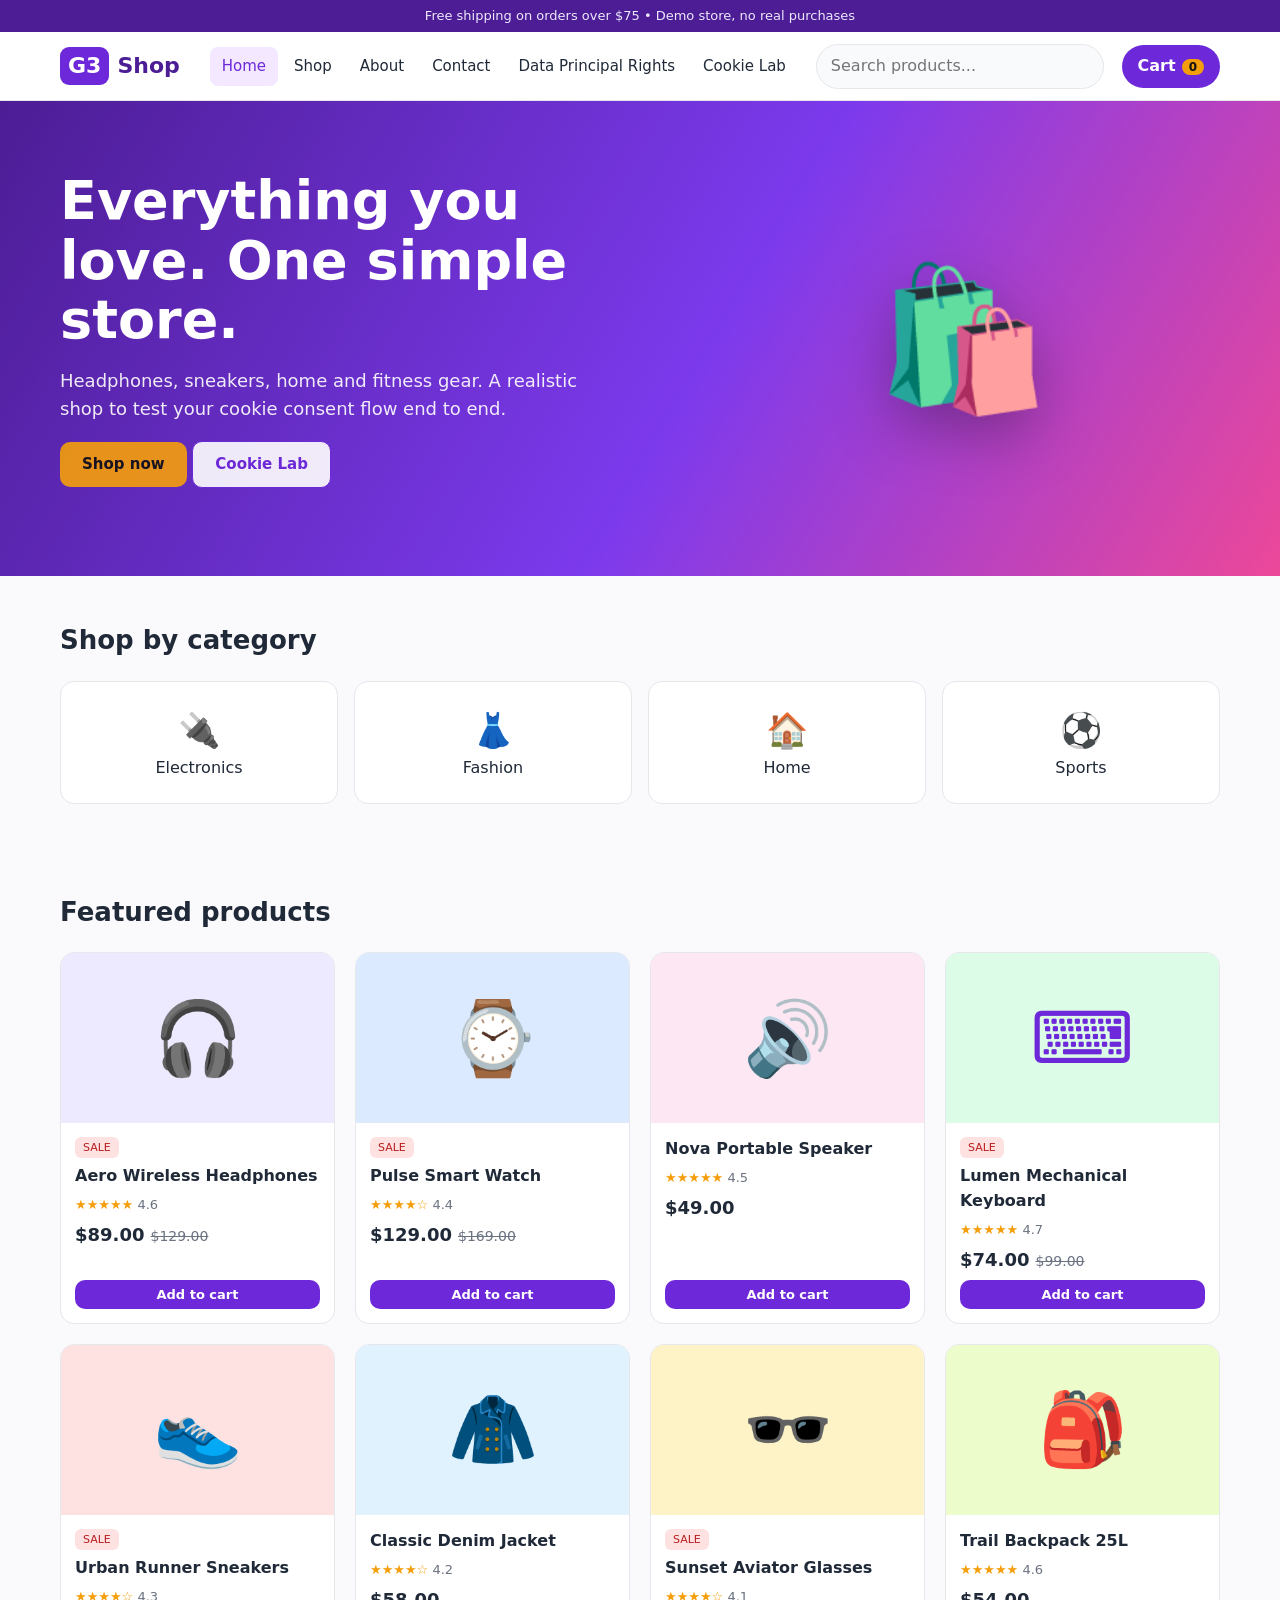
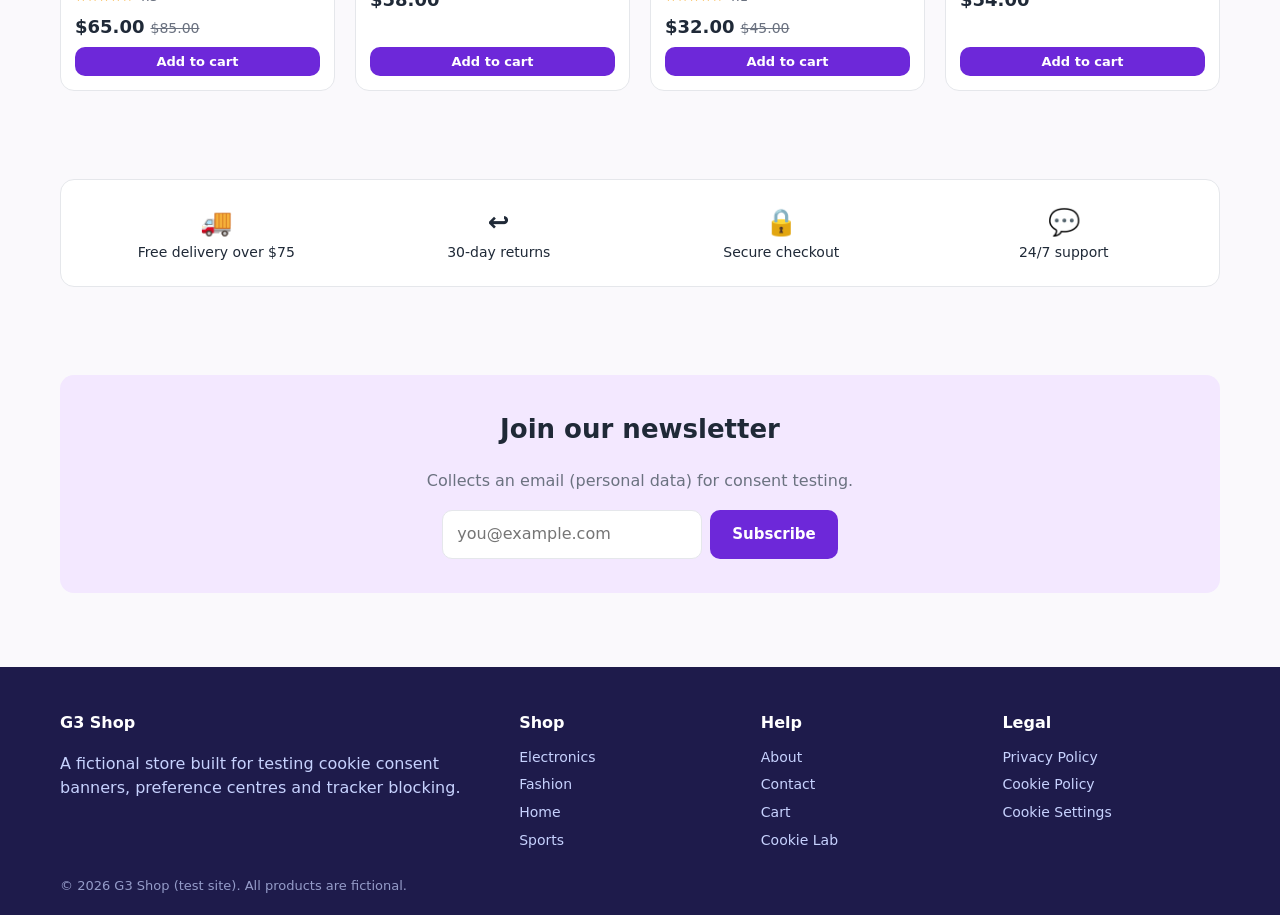
<file: index.html>
﻿<!DOCTYPE html>
<html lang="en">
<head>
<meta charset="UTF-8">
<meta name="viewport" content="width=device-width, initial-scale=1">
 
  <title>Home | G3 Shop</title>
<meta
    name="description"
    content="G3 Shop - demo ecommerce store for testing cookie consent management."
>

 
  <!-- PrivacyOps ownership verification -->
   <meta name="privacyops-site-verification" content="pops-I2jhdUJSOzx7aCJjQw-eIzUHwba5ka1s">

<script>
window.dataLayer=window.dataLayer||[];function gtag(){dataLayer.push(arguments);}
gtag('consent','default',{ad_storage:'denied',ad_user_data:'denied',ad_personalization:'denied',analytics_storage:'denied',functionality_storage:'denied',personalization_storage:'denied',security_storage:'denied',region:['AT','BE','BG','HR','CY','CZ','DK','EE','FI','FR','DE','GR','HU','IE','IT','LV','LT','LU','MT','NL','PL','PT','RO','SK','SI','ES','SE','IS','LI','NO','GB','CH','IN','SA'],wait_for_update:500});
gtag('consent','default',{ad_storage:'denied',ad_user_data:'denied',ad_personalization:'denied',analytics_storage:'denied',functionality_storage:'denied',personalization_storage:'denied',security_storage:'denied',wait_for_update:500});
gtag('set','ads_data_redaction',true);
</script>
<script src="https://13-235-134-20.sslip.io/sdk/v1/pops.js" data-site-key="sk_w1ivcHWwXvYrWm5MBOZm30o37INK" data-edge="https://13-235-134-20.sslip.io" async></script>

  <script async src="https://www.googletagmanager.com/gtm.js?id=GTM-55X5ZMLC"></script>
<script>
  gtag('js', new Date());
</script>


 
 
  <link rel="canonical" href="https://g3cyberspace.com/">
<link rel="icon" type="image/svg+xml" href="img/favicon.svg">
<link rel="stylesheet" href="css/style.css">
</head>
<body data-page="home">
<div class="topbar">Free shipping on orders over $75 &bull; Demo store, no real purchases</div>
<header class="site"><div class="wrap bar">
<a class="brand" href="index.html"><i>G3</i> Shop</a>
<button class="burger" aria-label="Menu" onclick="document.body.classList.toggle('open')">&#9776;</button>
<nav class="nav"><a href="index.html" class="on">Home</a><a href="shop.html">Shop</a><a href="about.html">About</a><a href="contact.html">Contact</a><a href="data-principal-rights.html">Data Principal Rights</a><a href="cookie-test.html">Cookie Lab</a></nav>
<form class="search" id="hs"><input id="hq" placeholder="Search products..." aria-label="Search"></form>
<a class="cartlink" href="cart.html">Cart<span class="badge">0</span></a>
</div></header>
<main>
<section class="hero"><div class="wrap"><div><h1>Everything you love. One simple store.</h1><p>Headphones, sneakers, home and fitness gear. A realistic shop to test your cookie consent flow end to end.</p><p><a class="btn alt" href="shop.html">Shop now</a> <a class="btn out" href="cookie-test.html">Cookie Lab</a></p></div><div class="art">🛍️</div></div></section>
<section class="blk"><div class="wrap"><h2>Shop by category</h2><div class="cats" id="cats"></div></div></section>
<section class="blk"><div class="wrap"><h2>Featured products</h2><div class="grid" id="feat"></div></div></section>
<section class="blk"><div class="wrap"><div class="perks"><div><b>🚚</b>Free delivery over $75</div><div><b>↩️</b>30-day returns</div><div><b>🔒</b>Secure checkout</div><div><b>💬</b>24/7 support</div></div></div></section>
<section class="blk"><div class="wrap"><div class="news"><h2>Join our newsletter</h2><p class="mu">Collects an email (personal data) for consent testing.</p><form id="newsf"><input id="newse" type="email" required placeholder="you@example.com"><button class="btn">Subscribe</button></form></div></div></section>
</main>
<footer class="site"><div class="wrap">
<div class="fg">
<div><h4>G3 Shop</h4><p>A fictional store built for testing cookie consent banners, preference centres and tracker blocking.</p></div>
<div><h4>Shop</h4><a href="shop.html?cat=Electronics">Electronics</a><a href="shop.html?cat=Fashion">Fashion</a><a href="shop.html?cat=Home">Home</a><a href="shop.html?cat=Sports">Sports</a></div>
<div><h4>Help</h4><a href="about.html">About</a><a href="contact.html">Contact</a><a href="cart.html">Cart</a><a href="cookie-test.html">Cookie Lab</a></div>
<div><h4>Legal</h4><a href="privacy.html">Privacy Policy</a><a href="cookie-policy.html">Cookie Policy</a><a href="#" class="opencs">Cookie Settings</a></div>
</div><div class="cp">&copy; 2026 G3 Shop (test site). All products are fictional.</div></div></footer>
<div id="toast"></div>
<script src="js/data.js"></script>
<script>
  // Rkshan Automation API Token (Method B)
  window.RKSHAN_API_TOKEN = window.RKSHAN_API_TOKEN || "pops_h769dm9xngos_KhiiMLCTZBr_Pb6xJqdA_xifGLmQUvD6y5qGSOBeLHQ";
</script>
<script src="js/app.js"></script>
</body>
</html>
</file>
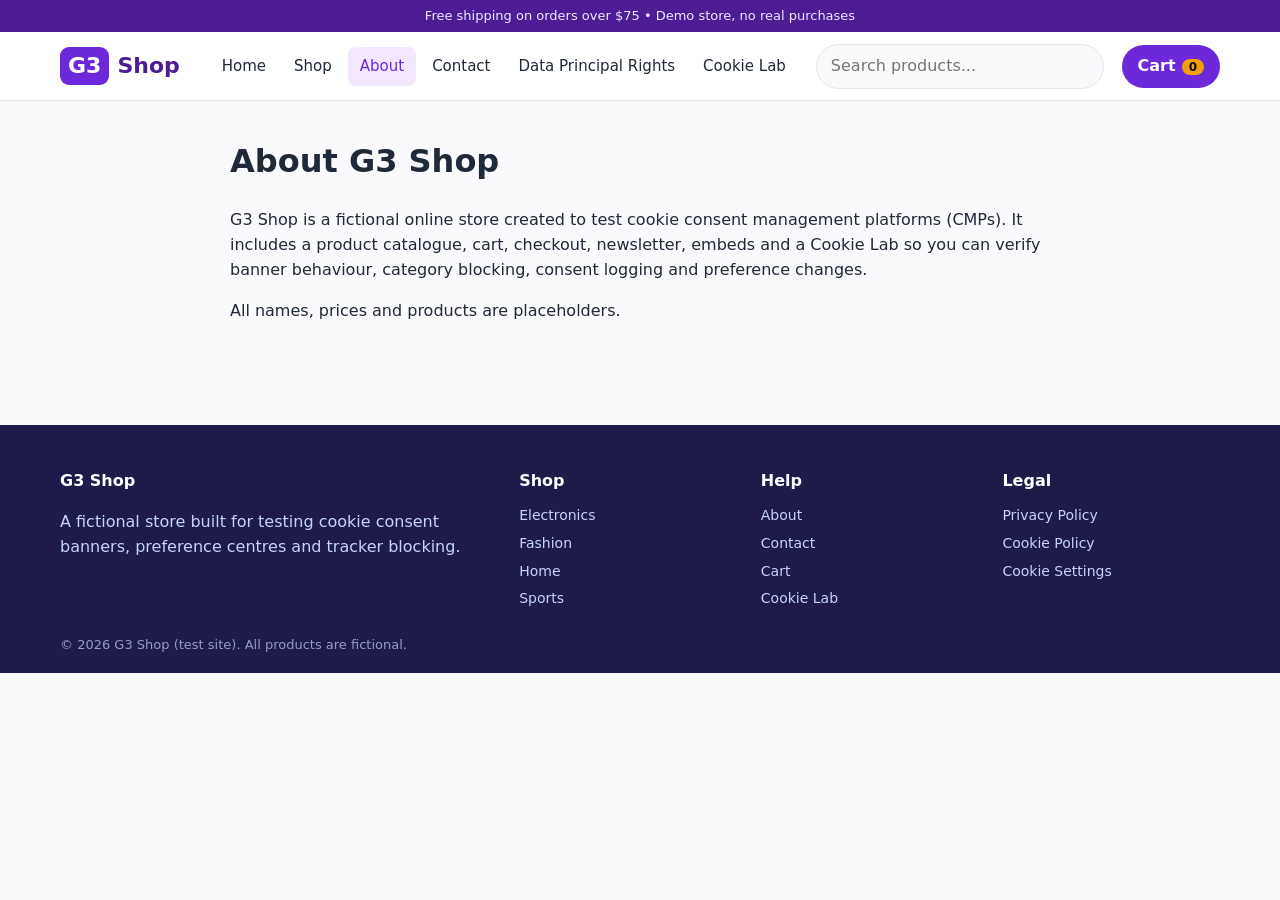
<file: about.html>
﻿<!DOCTYPE html>
<html lang="en">
<head>
<meta charset="UTF-8">
<meta name="viewport" content="width=device-width, initial-scale=1">
<title>About | G3 Shop</title>
<meta name="description" content="G3 Shop - demo ecommerce store for testing cookie consent management.">
<!-- OWNERSHIP VERIFICATION (method 1: HTML meta tag) -->
<meta name="privacyops-site-verification" content="pops-I2jhdUJSOzx7aCJjQw-eIzUHwba5ka1s">
<link rel="canonical" href="https://g3cyberspace.com/about.html">
<link rel="icon" type="image/svg+xml" href="img/favicon.svg">
<link rel="stylesheet" href="css/style.css">
<!-- ===== PASTE YOUR CONSENT MANAGEMENT (CMP) SCRIPT HERE, as the FIRST script ===== -->
<!-- <script src="https://YOUR-CMP-URL/banner.js" data-site-id="..."></script> -->
<!-- ===== END CMP SCRIPT ===== -->
</head>
<body data-page="about">
<div class="topbar">Free shipping on orders over $75 &bull; Demo store, no real purchases</div>
<header class="site"><div class="wrap bar">
<a class="brand" href="index.html"><i>G3</i> Shop</a>
<button class="burger" aria-label="Menu" onclick="document.body.classList.toggle('open')">&#9776;</button>
<nav class="nav"><a href="index.html">Home</a><a href="shop.html">Shop</a><a href="about.html" class="on">About</a><a href="contact.html">Contact</a><a href="data-principal-rights.html">Data Principal Rights</a><a href="cookie-test.html">Cookie Lab</a></nav>
<form class="search" id="hs"><input id="hq" placeholder="Search products..." aria-label="Search"></form>
<a class="cartlink" href="cart.html">Cart<span class="badge">0</span></a>
</div></header>
<main>
<div class="wrap page prose"><h1>About G3 Shop</h1><p>G3 Shop is a fictional online store created to test cookie consent management platforms (CMPs). It includes a product catalogue, cart, checkout, newsletter, embeds and a Cookie Lab so you can verify banner behaviour, category blocking, consent logging and preference changes.</p><p>All names, prices and products are placeholders.</p></div>
</main>
<footer class="site"><div class="wrap">
<div class="fg">
<div><h4>G3 Shop</h4><p>A fictional store built for testing cookie consent banners, preference centres and tracker blocking.</p></div>
<div><h4>Shop</h4><a href="shop.html?cat=Electronics">Electronics</a><a href="shop.html?cat=Fashion">Fashion</a><a href="shop.html?cat=Home">Home</a><a href="shop.html?cat=Sports">Sports</a></div>
<div><h4>Help</h4><a href="about.html">About</a><a href="contact.html">Contact</a><a href="cart.html">Cart</a><a href="cookie-test.html">Cookie Lab</a></div>
<div><h4>Legal</h4><a href="privacy.html">Privacy Policy</a><a href="cookie-policy.html">Cookie Policy</a><a href="#" class="opencs">Cookie Settings</a></div>
</div><div class="cp">&copy; 2026 G3 Shop (test site). All products are fictional.</div></div></footer>
<div id="toast"></div>
<script src="js/data.js"></script>
<script src="js/app.js"></script>
</body>
</html>
</file>
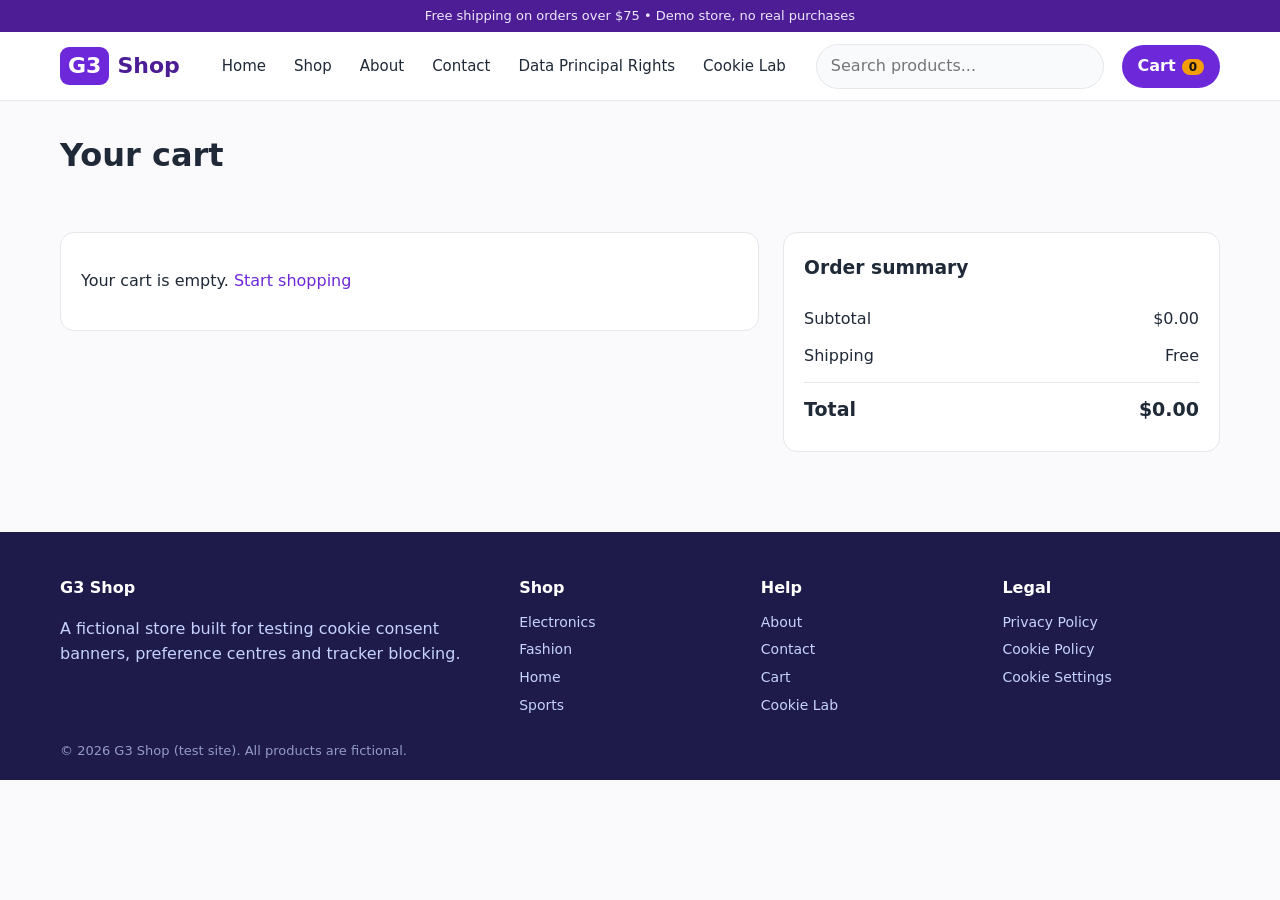
<file: cart.html>
﻿<!DOCTYPE html>
<html lang="en">
<head>
<meta charset="UTF-8">
<meta name="viewport" content="width=device-width, initial-scale=1">
<title>Cart | G3 Shop</title>
<meta name="description" content="G3 Shop - demo ecommerce store for testing cookie consent management.">
<!-- OWNERSHIP VERIFICATION (method 1: HTML meta tag) -->
<meta name="privacyops-site-verification" content="pops-I2jhdUJSOzx7aCJjQw-eIzUHwba5ka1s">
<link rel="canonical" href="https://g3cyberspace.com/cart.html">
<link rel="icon" type="image/svg+xml" href="img/favicon.svg">
<link rel="stylesheet" href="css/style.css">
<!-- ===== PASTE YOUR CONSENT MANAGEMENT (CMP) SCRIPT HERE, as the FIRST script ===== -->
<!-- <script src="https://YOUR-CMP-URL/banner.js" data-site-id="..."></script> -->
<!-- ===== END CMP SCRIPT ===== -->
</head>
<body data-page="cart">
<div class="topbar">Free shipping on orders over $75 &bull; Demo store, no real purchases</div>
<header class="site"><div class="wrap bar">
<a class="brand" href="index.html"><i>G3</i> Shop</a>
<button class="burger" aria-label="Menu" onclick="document.body.classList.toggle('open')">&#9776;</button>
<nav class="nav"><a href="index.html">Home</a><a href="shop.html">Shop</a><a href="about.html">About</a><a href="contact.html">Contact</a><a href="data-principal-rights.html">Data Principal Rights</a><a href="cookie-test.html">Cookie Lab</a></nav>
<form class="search" id="hs"><input id="hq" placeholder="Search products..." aria-label="Search"></form>
<a class="cartlink" href="cart.html">Cart<span class="badge">0</span></a>
</div></header>
<main>
<div class="wrap"><h1 style="margin-top:30px">Your cart</h1><div class="cartgrid"><div class="box" id="items"></div>
<div class="box"><h3 style="margin-top:0">Order summary</h3><div id="sum"></div><a class="btn block mt" id="go" href="checkout.html">Checkout</a></div></div></div>
</main>
<footer class="site"><div class="wrap">
<div class="fg">
<div><h4>G3 Shop</h4><p>A fictional store built for testing cookie consent banners, preference centres and tracker blocking.</p></div>
<div><h4>Shop</h4><a href="shop.html?cat=Electronics">Electronics</a><a href="shop.html?cat=Fashion">Fashion</a><a href="shop.html?cat=Home">Home</a><a href="shop.html?cat=Sports">Sports</a></div>
<div><h4>Help</h4><a href="about.html">About</a><a href="contact.html">Contact</a><a href="cart.html">Cart</a><a href="cookie-test.html">Cookie Lab</a></div>
<div><h4>Legal</h4><a href="privacy.html">Privacy Policy</a><a href="cookie-policy.html">Cookie Policy</a><a href="#" class="opencs">Cookie Settings</a></div>
</div><div class="cp">&copy; 2026 G3 Shop (test site). All products are fictional.</div></div></footer>
<div id="toast"></div>
<script src="js/data.js"></script>
<script src="js/app.js"></script>
</body>
</html>
</file>
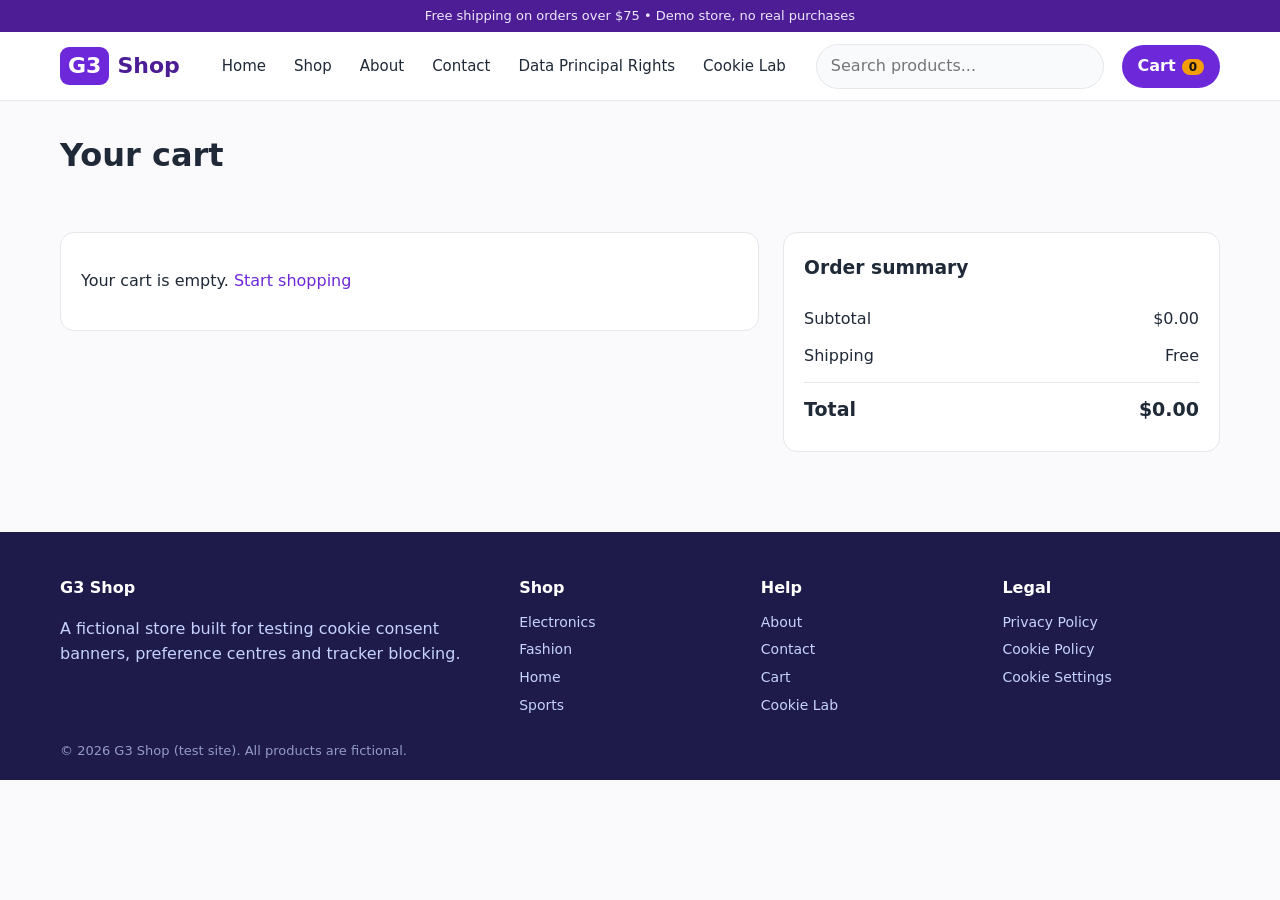
<file: checkout.html>
﻿<!DOCTYPE html>
<html lang="en">
<head>
<meta charset="UTF-8">
<meta name="viewport" content="width=device-width, initial-scale=1">
<title>Checkout | G3 Shop</title>
<meta name="description" content="G3 Shop - demo ecommerce store for testing cookie consent management.">
<!-- OWNERSHIP VERIFICATION (method 1: HTML meta tag) -->
<meta name="privacyops-site-verification" content="pops-I2jhdUJSOzx7aCJjQw-eIzUHwba5ka1s">
<link rel="canonical" href="https://g3cyberspace.com/checkout.html">
<link rel="icon" type="image/svg+xml" href="img/favicon.svg">
<link rel="stylesheet" href="css/style.css">
<!-- ===== PASTE YOUR CONSENT MANAGEMENT (CMP) SCRIPT HERE, as the FIRST script ===== -->
<!-- <script src="https://YOUR-CMP-URL/banner.js" data-site-id="..."></script> -->
<!-- ===== END CMP SCRIPT ===== -->
</head>
<body data-page="checkout">
<div class="topbar">Free shipping on orders over $75 &bull; Demo store, no real purchases</div>
<header class="site"><div class="wrap bar">
<a class="brand" href="index.html"><i>G3</i> Shop</a>
<button class="burger" aria-label="Menu" onclick="document.body.classList.toggle('open')">&#9776;</button>
<nav class="nav"><a href="index.html">Home</a><a href="shop.html">Shop</a><a href="about.html">About</a><a href="contact.html">Contact</a><a href="data-principal-rights.html">Data Principal Rights</a><a href="cookie-test.html">Cookie Lab</a></nav>
<form class="search" id="hs"><input id="hq" placeholder="Search products..." aria-label="Search"></form>
<a class="cartlink" href="cart.html">Cart<span class="badge">0</span></a>
</div></header>
<main>
<div class="wrap"><h1 style="margin-top:30px">Checkout</h1><div class="cartgrid"><form class="box form" id="cf">
<h3 style="margin-top:0">Shipping details</h3><div class="f2"><label>First name<input required></label><label>Last name<input required></label></div>
<label>Email<input type="email" required></label><label>Phone<input type="tel"></label><label>Address<input required></label>
<div class="f2"><label>City<input required></label><label>Postal code<input required></label></div>
<h3>Payment (demo only)</h3><label>Card number<input placeholder="4242 4242 4242 4242" inputmode="numeric"></label>
<div class="f2"><label>Expiry<input placeholder="MM/YY"></label><label>CVC<input placeholder="123"></label></div>
<label class="chk"><input type="checkbox" required> I accept the <a href="privacy.html">Privacy Policy</a></label>
<button class="btn block">Place order</button></form>
<div class="box"><h3 style="margin-top:0">Summary</h3><div id="osum"></div><p class="mu">No real payment is taken. Do not enter real card data.</p></div></div></div>
</main>
<footer class="site"><div class="wrap">
<div class="fg">
<div><h4>G3 Shop</h4><p>A fictional store built for testing cookie consent banners, preference centres and tracker blocking.</p></div>
<div><h4>Shop</h4><a href="shop.html?cat=Electronics">Electronics</a><a href="shop.html?cat=Fashion">Fashion</a><a href="shop.html?cat=Home">Home</a><a href="shop.html?cat=Sports">Sports</a></div>
<div><h4>Help</h4><a href="about.html">About</a><a href="contact.html">Contact</a><a href="cart.html">Cart</a><a href="cookie-test.html">Cookie Lab</a></div>
<div><h4>Legal</h4><a href="privacy.html">Privacy Policy</a><a href="cookie-policy.html">Cookie Policy</a><a href="#" class="opencs">Cookie Settings</a></div>
</div><div class="cp">&copy; 2026 G3 Shop (test site). All products are fictional.</div></div></footer>
<div id="toast"></div>
<script src="js/data.js"></script>
<script>
  // Rkshan Automation API Token (Method B)
  window.RKSHAN_API_TOKEN = window.RKSHAN_API_TOKEN || "pops_h769dm9xngos_KhiiMLCTZBr_Pb6xJqdA_xifGLmQUvD6y5qGSOBeLHQ";
</script>
<script src="js/app.js"></script>
</body>
</html>
</file>
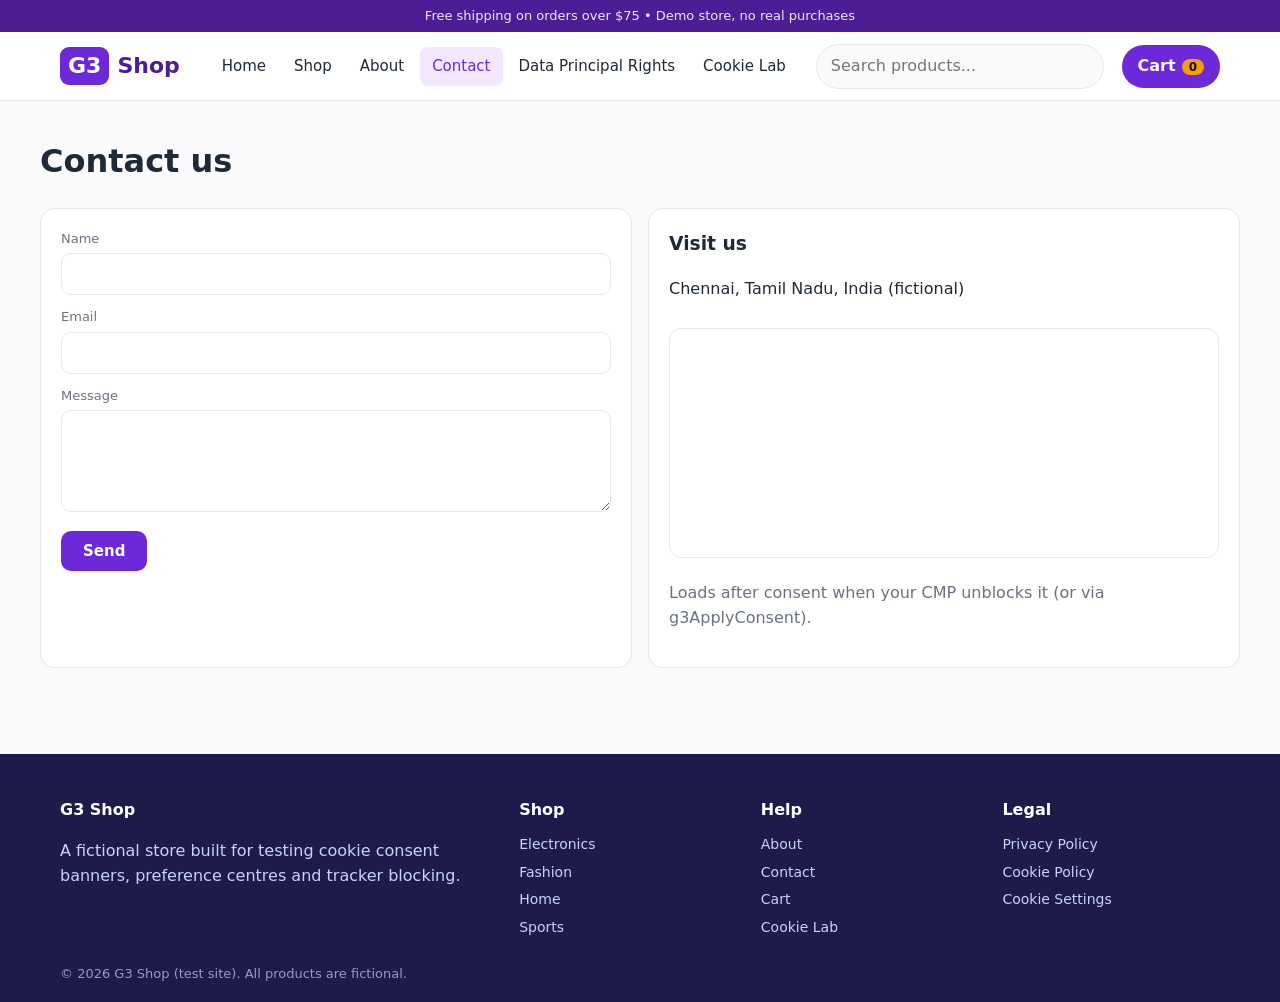
<file: contact.html>
﻿<!DOCTYPE html>
<html lang="en">
<head>
<meta charset="UTF-8">
<meta name="viewport" content="width=device-width, initial-scale=1">
<title>Contact | G3 Shop</title>
<meta name="description" content="G3 Shop - demo ecommerce store for testing cookie consent management.">
<!-- OWNERSHIP VERIFICATION -->
<meta name="privacyops-site-verification" content="pops-I2jhdUJSOzx7aCJjQw-eIzUHwba5ka1s">
<link rel="canonical" href="https://g3cyberspace.com/contact.html">
<link rel="icon" type="image/svg+xml" href="img/favicon.svg">
<link rel="stylesheet" href="css/style.css">
<style>
/* Rkshan Privacy Choice Checkbox Alignment */
.form .rk-consent {
  border: 1px solid #e2e8f0 !important;
  border-radius: 8px !important;
  padding: 14px 16px !important;
  margin: 16px 0 !important;
  background: #f8fafc !important;
}
.form .rk-consent legend {
  font-weight: 600 !important;
  font-size: 14px !important;
  color: #0f172a !important;
  padding: 0 6px !important;
}
.form .rk-consent p.rk-notice {
  font-size: 13.5px !important;
  color: #475569 !important;
  margin: 0 0 12px 0 !important;
  line-height: 1.5 !important;
}
.form .rk-consent p.rk-notice a {
  color: #6d28d9 !important;
  font-weight: 600 !important;
  text-decoration: underline !important;
}
.form .rk-purpose {
  display: flex !important;
  align-items: flex-start !important;
  gap: 10px !important;
  margin: 8px 0 !important;
}
.form .rk-purpose input[type="checkbox"] {
  width: 18px !important;
  min-width: 18px !important;
  max-width: 18px !important;
  height: 18px !important;
  margin: 2px 0 0 0 !important;
  padding: 0 !important;
  flex-shrink: 0 !important;
  cursor: pointer !important;
  accent-color: #6d28d9 !important;
}
.form .rk-purpose label {
  display: block !important;
  width: auto !important;
  margin: 0 !important;
  font-size: 14px !important;
  color: #1f2937 !important;
  line-height: 1.4 !important;
  cursor: pointer !important;
}
.form .rk-desc {
  display: block !important;
  font-size: 12.5px !important;
  color: #64748b !important;
  margin-top: 2px !important;
  font-weight: normal !important;
}
.form .rk-req {
  font-size: 12px !important;
  color: #94a3b8 !important;
  font-weight: 500 !important;
  margin-left: 4px !important;
}
</style>

<!-- ===== RKSHAN FORM CONSENT SCRIPT ===== -->
<script src="https://13-235-134-20.sslip.io/sdk/v1/pops-forms.js" data-site-key="sk_w1ivcHWwXvYrWm5MBOZm30o37INK" data-edge="https://13-235-134-20.sslip.io" async></script>
<!-- ===== END RKSHAN SCRIPT ===== -->
</head>
<body data-page="contact">
<div class="topbar">Free shipping on orders over $75 &bull; Demo store, no real purchases</div>
<header class="site"><div class="wrap bar">
<a class="brand" href="index.html"><i>G3</i> Shop</a>
<button class="burger" aria-label="Menu" onclick="document.body.classList.toggle('open')">&#9776;</button>
<nav class="nav"><a href="index.html">Home</a><a href="shop.html">Shop</a><a href="about.html">About</a><a href="contact.html" class="on">Contact</a><a href="data-principal-rights.html">Data Principal Rights</a><a href="cookie-test.html">Cookie Lab</a></nav>
<form class="search" id="hs"><input id="hq" placeholder="Search products..." aria-label="Search"></form>
<a class="cartlink" href="cart.html">Cart<span class="badge">0</span></a>
</div></header>

<main>
<div class="wrap page">
  <h1>Contact us</h1>
  <div class="g2">
    <!-- RKSHAN INTEGRATED FORM -->
    <form class="box form" data-rkshan-consent="contact" onsubmit="event.preventDefault();document.getElementById('ok').hidden=false">
      <label>Name<input name="name" required></label>
      <label>Email<input type="email" name="email" required></label>
      <label>Message<textarea name="message" rows="4"></textarea></label>
      <!-- Rkshan pops-forms.js will automatically inject the compliant consent checkbox and notice link right here -->
      <button class="btn">Send</button>
      <p id="ok" class="ok" hidden>Sent (demo, nothing transmitted).</p>
    </form>

    <div class="box">
      <h3 style="margin-top:0">Visit us</h3>
      <p>Chennai, Tamil Nadu, India (fictional)</p>
      <iframe class="embed" title="Map" loading="lazy" data-consent-category="marketing" src="about:blank" data-src="https://www.openstreetmap.org/export/embed.html?bbox=80.20,13.00,80.30,13.10&amp;layer=mapnik"></iframe>
      <p class="mu">Loads after consent when your CMP unblocks it (or via g3ApplyConsent).</p>
    </div>
  </div>
</div>
</main>

<footer class="site"><div class="wrap">
<div class="fg">
<div><h4>G3 Shop</h4><p>A fictional store built for testing cookie consent banners, preference centres and tracker blocking.</p></div>
<div><h4>Shop</h4><a href="shop.html?cat=Electronics">Electronics</a><a href="shop.html?cat=Fashion">Fashion</a><a href="shop.html?cat=Home">Home</a><a href="shop.html?cat=Sports">Sports</a></div>
<div><h4>Help</h4><a href="about.html">About</a><a href="contact.html">Contact</a><a href="cart.html">Cart</a><a href="cookie-test.html">Cookie Lab</a></div>
<div><h4>Legal</h4><a href="privacy.html">Privacy Policy</a><a href="cookie-policy.html">Cookie Policy</a><a href="#" class="opencs">Cookie Settings</a></div>
</div><div class="cp">&copy; 2026 G3 Shop (test site). All products are fictional.</div></div></footer>
<div id="toast"></div>
<script src="js/app.js"></script>
<script>
// Automatically display Rkshan privacy consent block on page load without requiring input click
(function () {
  function triggerConsent() {
    var f = document.querySelector('form[data-rkshan-consent]');
    if (f && !f.querySelector('[data-rkshan-consent-block]')) {
      f.dispatchEvent(new Event('focusin', { bubbles: true }));
    }
  }
  if (document.readyState === 'loading') {
    document.addEventListener('DOMContentLoaded', triggerConsent);
  } else {
    triggerConsent();
  }
  window.addEventListener('load', triggerConsent);
  var attempts = 0;
  var timer = setInterval(function () {
    attempts++;
    triggerConsent();
    if (document.querySelector('[data-rkshan-consent-block]') || attempts > 50) {
      clearInterval(timer);
    }
  }, 80);
})();
</script>
</body>
</html>
</file>
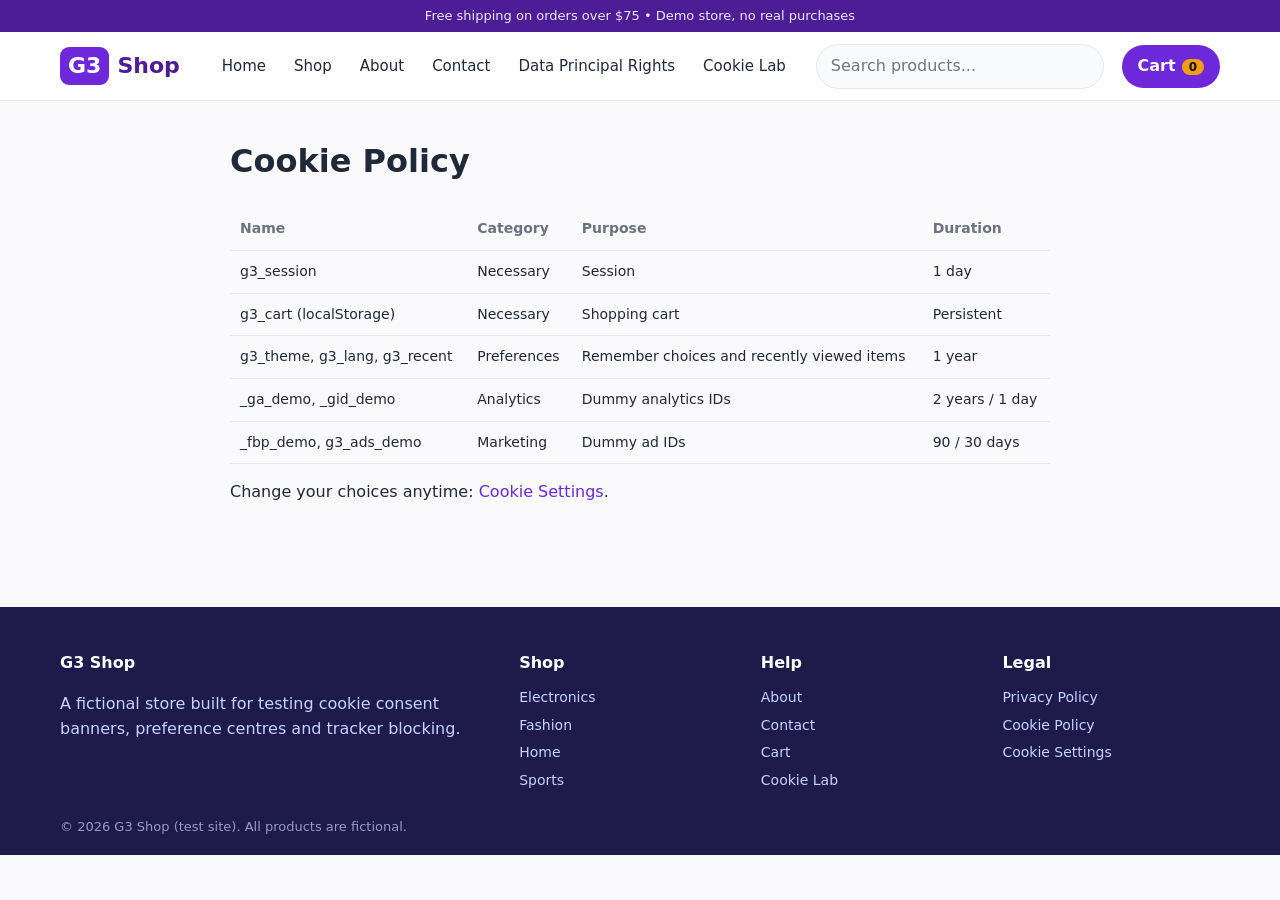
<file: cookie-policy.html>
﻿<!DOCTYPE html>
<html lang="en">
<head>
<meta charset="UTF-8">
<meta name="viewport" content="width=device-width, initial-scale=1">
<title>Cookie Policy | G3 Shop</title>
<meta name="description" content="G3 Shop - demo ecommerce store for testing cookie consent management.">
<!-- OWNERSHIP VERIFICATION (method 1: HTML meta tag) -->
<meta name="privacyops-site-verification" content="pops-I2jhdUJSOzx7aCJjQw-eIzUHwba5ka1s">
<link rel="canonical" href="https://g3cyberspace.com/cookie-policy.html">
<link rel="icon" type="image/svg+xml" href="img/favicon.svg">
<link rel="stylesheet" href="css/style.css">
<!-- ===== PASTE YOUR CONSENT MANAGEMENT (CMP) SCRIPT HERE, as the FIRST script ===== -->
<!-- <script src="https://YOUR-CMP-URL/banner.js" data-site-id="..."></script> -->
<!-- ===== END CMP SCRIPT ===== -->
</head>
<body data-page="cookiepolicy">
<div class="topbar">Free shipping on orders over $75 &bull; Demo store, no real purchases</div>
<header class="site"><div class="wrap bar">
<a class="brand" href="index.html"><i>G3</i> Shop</a>
<button class="burger" aria-label="Menu" onclick="document.body.classList.toggle('open')">&#9776;</button>
<nav class="nav"><a href="index.html">Home</a><a href="shop.html">Shop</a><a href="about.html">About</a><a href="contact.html">Contact</a><a href="data-principal-rights.html">Data Principal Rights</a><a href="cookie-test.html">Cookie Lab</a></nav>
<form class="search" id="hs"><input id="hq" placeholder="Search products..." aria-label="Search"></form>
<a class="cartlink" href="cart.html">Cart<span class="badge">0</span></a>
</div></header>
<main>
<div class="wrap page prose"><h1>Cookie Policy</h1><div style="overflow-x:auto"><table><thead><tr><th>Name</th><th>Category</th><th>Purpose</th><th>Duration</th></tr></thead><tbody>
<tr><td>g3_session</td><td>Necessary</td><td>Session</td><td>1 day</td></tr>
<tr><td>g3_cart (localStorage)</td><td>Necessary</td><td>Shopping cart</td><td>Persistent</td></tr>
<tr><td>g3_theme, g3_lang, g3_recent</td><td>Preferences</td><td>Remember choices and recently viewed items</td><td>1 year</td></tr>
<tr><td>_ga_demo, _gid_demo</td><td>Analytics</td><td>Dummy analytics IDs</td><td>2 years / 1 day</td></tr>
<tr><td>_fbp_demo, g3_ads_demo</td><td>Marketing</td><td>Dummy ad IDs</td><td>90 / 30 days</td></tr></tbody></table></div>
<p>Change your choices anytime: <a href="#" class="opencs">Cookie Settings</a>.</p></div>
</main>
<footer class="site"><div class="wrap">
<div class="fg">
<div><h4>G3 Shop</h4><p>A fictional store built for testing cookie consent banners, preference centres and tracker blocking.</p></div>
<div><h4>Shop</h4><a href="shop.html?cat=Electronics">Electronics</a><a href="shop.html?cat=Fashion">Fashion</a><a href="shop.html?cat=Home">Home</a><a href="shop.html?cat=Sports">Sports</a></div>
<div><h4>Help</h4><a href="about.html">About</a><a href="contact.html">Contact</a><a href="cart.html">Cart</a><a href="cookie-test.html">Cookie Lab</a></div>
<div><h4>Legal</h4><a href="privacy.html">Privacy Policy</a><a href="cookie-policy.html">Cookie Policy</a><a href="#" class="opencs">Cookie Settings</a></div>
</div><div class="cp">&copy; 2026 G3 Shop (test site). All products are fictional.</div></div></footer>
<div id="toast"></div>
<script src="js/app.js"></script>
</body>
</html>
</file>
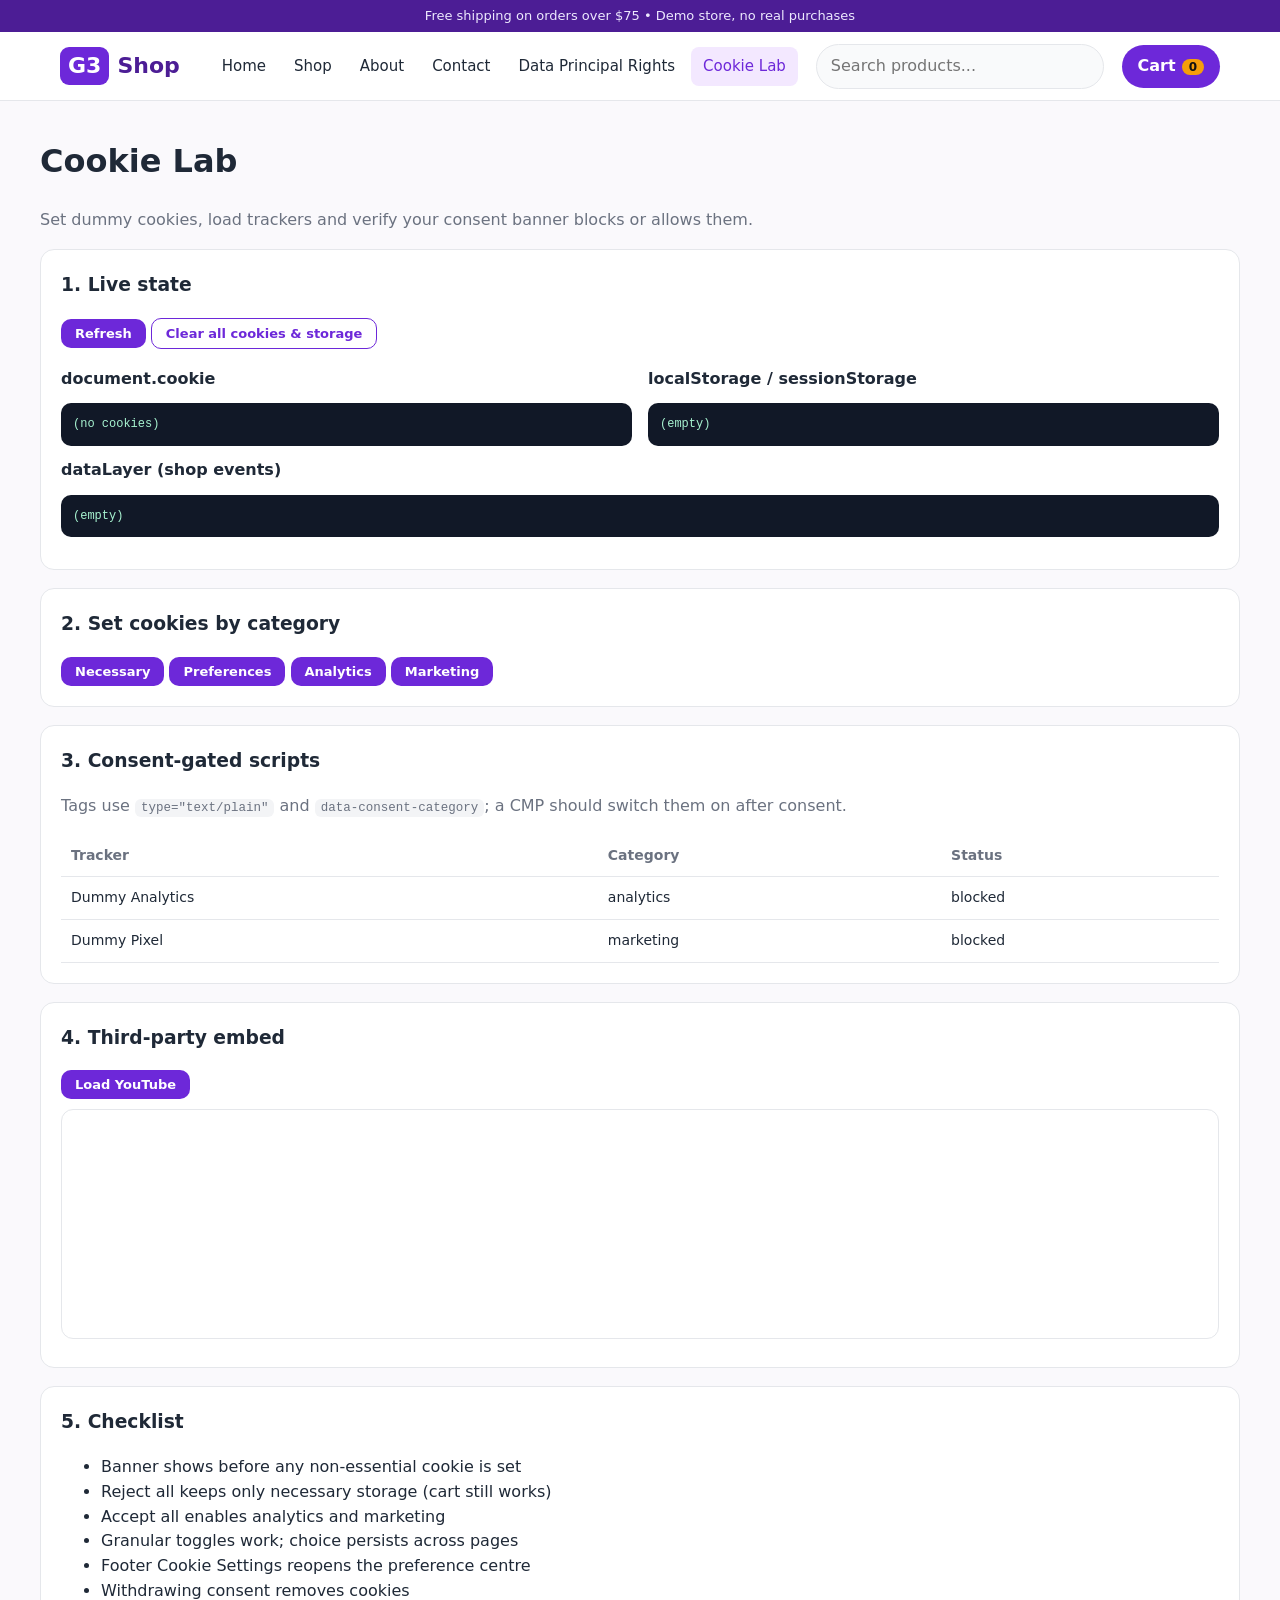
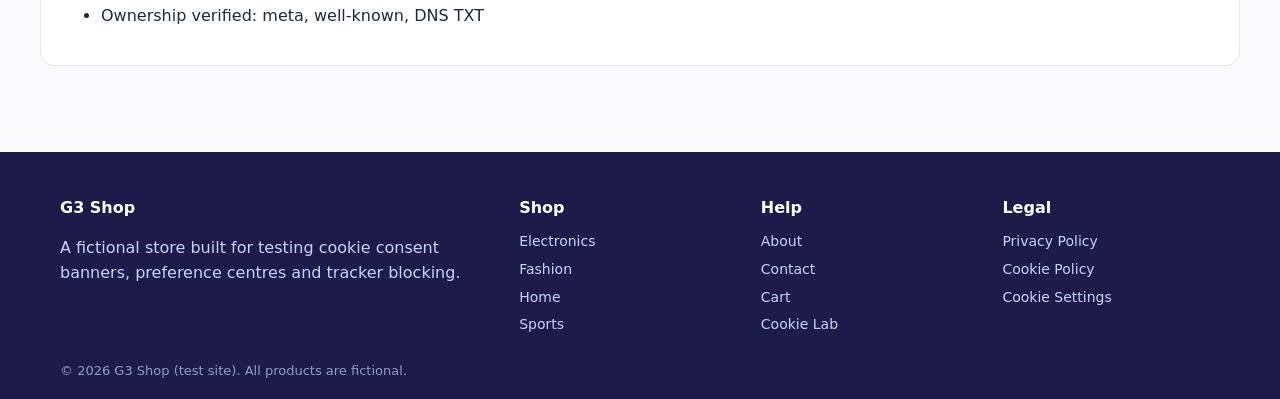
<file: cookie-test.html>
﻿<!DOCTYPE html>
<html lang="en">
<head>
<meta charset="UTF-8">
<meta name="viewport" content="width=device-width, initial-scale=1">
<title>Cookie Lab | G3 Shop</title>
<meta name="description" content="G3 Shop - demo ecommerce store for testing cookie consent management.">
<!-- OWNERSHIP VERIFICATION (method 1: HTML meta tag) -->
<meta name="privacyops-site-verification" content="pops-I2jhdUJSOzx7aCJjQw-eIzUHwba5ka1s">
<link rel="canonical" href="https://g3cyberspace.com/cookie-test.html">
<link rel="icon" type="image/svg+xml" href="img/favicon.svg">
<link rel="stylesheet" href="css/style.css">
<!-- ===== PASTE YOUR CONSENT MANAGEMENT (CMP) SCRIPT HERE, as the FIRST script ===== -->
<!-- <script src="https://YOUR-CMP-URL/banner.js" data-site-id="..."></script> -->
<!-- ===== END CMP SCRIPT ===== -->
</head>
<body data-page="lab">
<div class="topbar">Free shipping on orders over $75 &bull; Demo store, no real purchases</div>
<header class="site"><div class="wrap bar">
<a class="brand" href="index.html"><i>G3</i> Shop</a>
<button class="burger" aria-label="Menu" onclick="document.body.classList.toggle('open')">&#9776;</button>
<nav class="nav"><a href="index.html">Home</a><a href="shop.html">Shop</a><a href="about.html">About</a><a href="contact.html">Contact</a><a href="data-principal-rights.html">Data Principal Rights</a><a href="cookie-test.html" class="on">Cookie Lab</a></nav>
<form class="search" id="hs"><input id="hq" placeholder="Search products..." aria-label="Search"></form>
<a class="cartlink" href="cart.html">Cart<span class="badge">0</span></a>
</div></header>
<main>
<div class="wrap page"><h1>Cookie Lab</h1><p class="mu">Set dummy cookies, load trackers and verify your consent banner blocks or allows them.</p>
<div class="box"><h3 style="margin-top:0">1. Live state</h3><button class="btn sm" id="rf">Refresh</button> <button class="btn sm out" id="cl">Clear all cookies &amp; storage</button>
<div class="g2 mt"><div><b>document.cookie</b><pre id="oc"></pre></div><div><b>localStorage / sessionStorage</b><pre id="os"></pre></div></div><b>dataLayer (shop events)</b><pre id="od"></pre></div>
<div class="box mt"><h3 style="margin-top:0">2. Set cookies by category</h3><button class="btn sm" data-set="necessary">Necessary</button> <button class="btn sm" data-set="preferences">Preferences</button> <button class="btn sm" data-set="analytics">Analytics</button> <button class="btn sm" data-set="marketing">Marketing</button></div>
<div class="box mt"><h3 style="margin-top:0">3. Consent-gated scripts</h3><p class="mu">Tags use <code>type="text/plain"</code> and <code>data-consent-category</code>; a CMP should switch them on after consent.</p>
<table><thead><tr><th>Tracker</th><th>Category</th><th>Status</th></tr></thead><tbody><tr><td>Dummy Analytics</td><td>analytics</td><td id="st-analytics">blocked</td></tr><tr><td>Dummy Pixel</td><td>marketing</td><td id="st-marketing">blocked</td></tr></tbody></table></div>
<div class="box mt"><h3 style="margin-top:0">4. Third-party embed</h3><button class="btn sm" id="yt">Load YouTube</button><iframe id="ytf" class="embed" title="YouTube" data-consent-category="marketing" src="about:blank"></iframe></div>
<div class="box mt"><h3 style="margin-top:0">5. Checklist</h3><ul><li>Banner shows before any non-essential cookie is set</li><li>Reject all keeps only necessary storage (cart still works)</li><li>Accept all enables analytics and marketing</li><li>Granular toggles work; choice persists across pages</li><li>Footer Cookie Settings reopens the preference centre</li><li>Withdrawing consent removes cookies</li><li>Ownership verified: meta, well-known, DNS TXT</li></ul></div></div>
</main>
<footer class="site"><div class="wrap">
<div class="fg">
<div><h4>G3 Shop</h4><p>A fictional store built for testing cookie consent banners, preference centres and tracker blocking.</p></div>
<div><h4>Shop</h4><a href="shop.html?cat=Electronics">Electronics</a><a href="shop.html?cat=Fashion">Fashion</a><a href="shop.html?cat=Home">Home</a><a href="shop.html?cat=Sports">Sports</a></div>
<div><h4>Help</h4><a href="about.html">About</a><a href="contact.html">Contact</a><a href="cart.html">Cart</a><a href="cookie-test.html">Cookie Lab</a></div>
<div><h4>Legal</h4><a href="privacy.html">Privacy Policy</a><a href="cookie-policy.html">Cookie Policy</a><a href="#" class="opencs">Cookie Settings</a></div>
</div><div class="cp">&copy; 2026 G3 Shop (test site). All products are fictional.</div></div></footer>
<div id="toast"></div>
<script src="js/app.js"></script>
<script type="text/plain" data-consent-category="analytics">document.cookie="_ga_demo=GA1.2.123456789; max-age=63072000; path=/; SameSite=Lax";document.cookie="_gid_demo=GA1.2.987654; max-age=86400; path=/";var e=document.getElementById("st-analytics");if(e){e.textContent="RUNNING";e.className="ok"}</script>
<script type="text/plain" data-consent-category="marketing">document.cookie="_fbp_demo=fb.1.1700000000.111; max-age=7776000; path=/";document.cookie="g3_ads_demo=ad-"+Math.random().toString(36).slice(2,9)+"; max-age=2592000; path=/";var e=document.getElementById("st-marketing");if(e){e.textContent="RUNNING";e.className="ok"}</script>
<script src="js/cookie-test.js"></script>
</body>
</html>
</file>
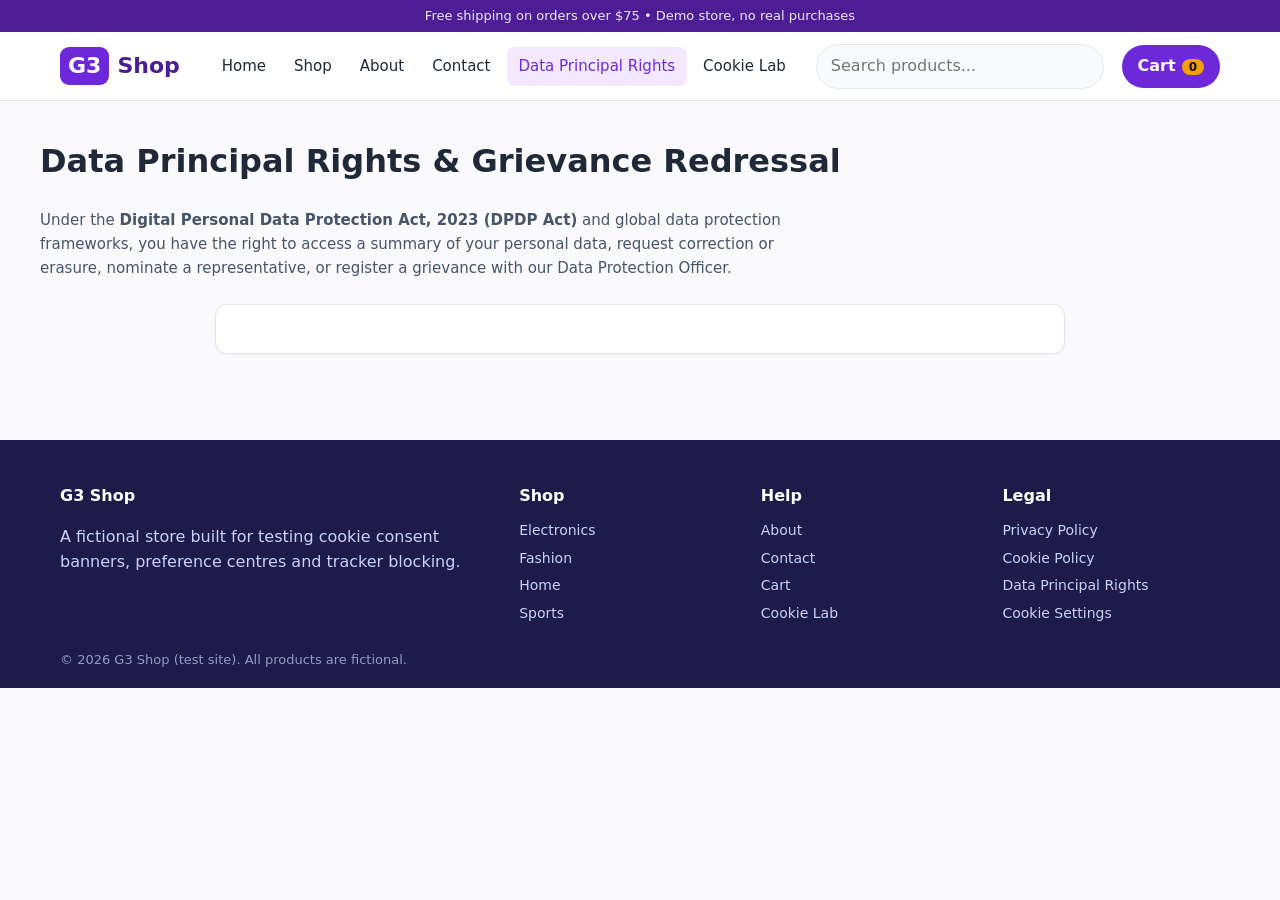
<file: data-principal-rights.html>
<!DOCTYPE html>
<html lang="en">
<head>
<meta charset="UTF-8">
<meta name="viewport" content="width=device-width, initial-scale=1">
<title>Data Principal Rights | G3 Shop</title>
<meta name="description" content="Exercise your statutory Data Principal rights under DPDP Act 2023 and GDPR at G3 Shop.">
<!-- OWNERSHIP VERIFICATION -->
<meta name="privacyops-site-verification" content="pops-I2jhdUJSOzx7aCJjQw-eIzUHwba5ka1s">
<link rel="canonical" href="https://g3cyberspace.com/data-principal-rights.html">
<link rel="icon" type="image/svg+xml" href="img/favicon.svg">
<link rel="stylesheet" href="css/style.css">
</head>
<body data-page="rights">
<div class="topbar">Free shipping on orders over $75 &bull; Demo store, no real purchases</div>
<header class="site"><div class="wrap bar">
<a class="brand" href="index.html"><i>G3</i> Shop</a>
<button class="burger" aria-label="Menu" onclick="document.body.classList.toggle('open')">&#9776;</button>
<nav class="nav">
  <a href="index.html">Home</a>
  <a href="shop.html">Shop</a>
  <a href="about.html">About</a>
  <a href="contact.html">Contact</a>
  <a href="data-principal-rights.html" class="on">Data Principal Rights</a>
  <a href="cookie-test.html">Cookie Lab</a>
</nav>
<form class="search" id="hs"><input id="hq" placeholder="Search products..." aria-label="Search"></form>
<a class="cartlink" href="cart.html">Cart<span class="badge">0</span></a>
</div></header>

<main>
<div class="wrap page">
  <h1>Data Principal Rights & Grievance Redressal</h1>
  <p style="color: #475569; font-size: 15px; max-width: 800px; margin-bottom: 24px; line-height: 1.6;">
    Under the <strong>Digital Personal Data Protection Act, 2023 (DPDP Act)</strong> and global data protection frameworks, you have the right to access a summary of your personal data, request correction or erasure, nominate a representative, or register a grievance with our Data Protection Officer.
  </p>

  <div style="width: 100%; max-width: 850px; margin: 0 auto; background: #ffffff; border: 1px solid #e2e8f0; border-radius: 12px; padding: 24px; box-shadow: 0 1px 3px rgba(0,0,0,0.05);">
    <div data-rkshan-dsar></div>
    <script src="https://13-235-134-20.sslip.io/embed/dsar.js" data-slug="g3-cyberspace-rwe5" async></script>
  </div>
</div>
</main>

<footer class="site"><div class="wrap">
<div class="fg">
<div><h4>G3 Shop</h4><p>A fictional store built for testing cookie consent banners, preference centres and tracker blocking.</p></div>
<div><h4>Shop</h4><a href="shop.html?cat=Electronics">Electronics</a><a href="shop.html?cat=Fashion">Fashion</a><a href="shop.html?cat=Home">Home</a><a href="shop.html?cat=Sports">Sports</a></div>
<div><h4>Help</h4><a href="about.html">About</a><a href="contact.html">Contact</a><a href="cart.html">Cart</a><a href="cookie-test.html">Cookie Lab</a></div>
<div><h4>Legal</h4><a href="privacy.html">Privacy Policy</a><a href="cookie-policy.html">Cookie Policy</a><a href="data-principal-rights.html">Data Principal Rights</a><a href="#" class="opencs">Cookie Settings</a></div>
</div><div class="cp">&copy; 2026 G3 Shop (test site). All products are fictional.</div></div></footer>
<div id="toast"></div>
<script src="js/data.js"></script>
<script src="js/app.js"></script>
</body>
</html>
</file>
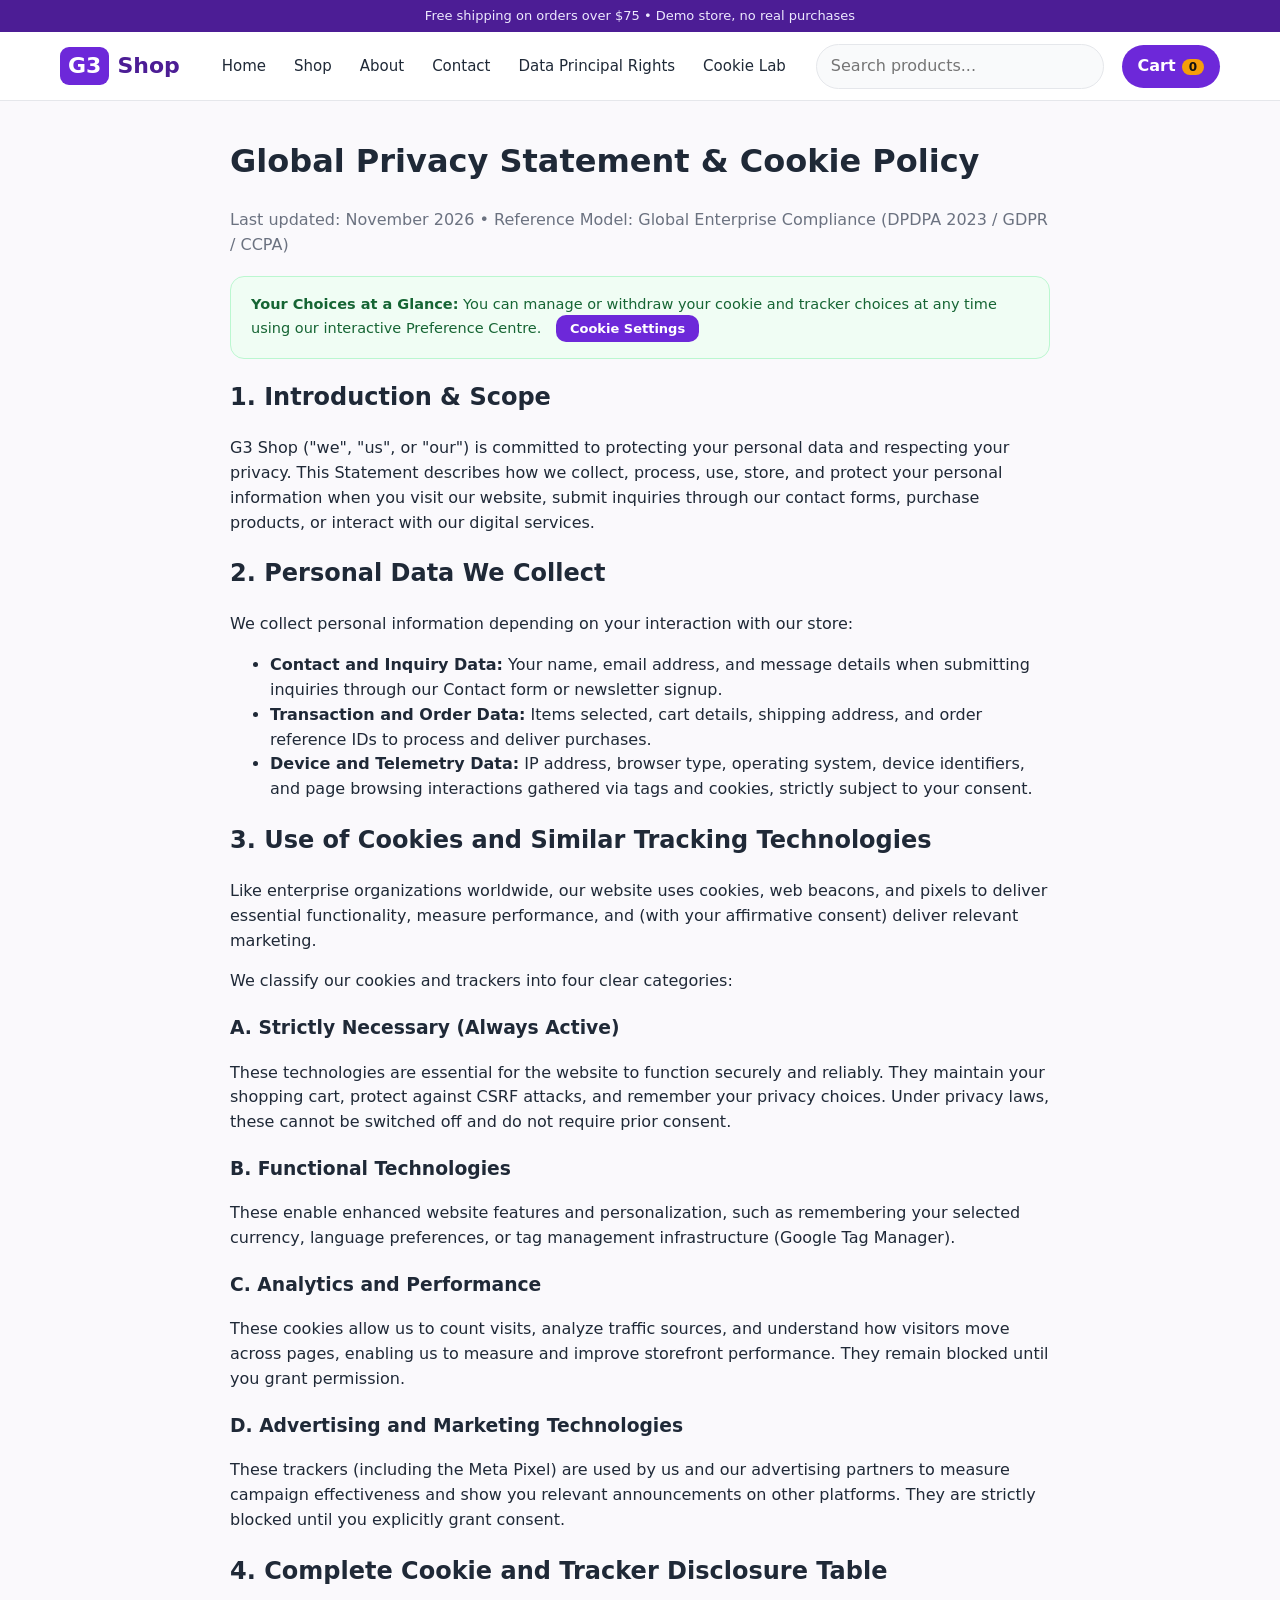
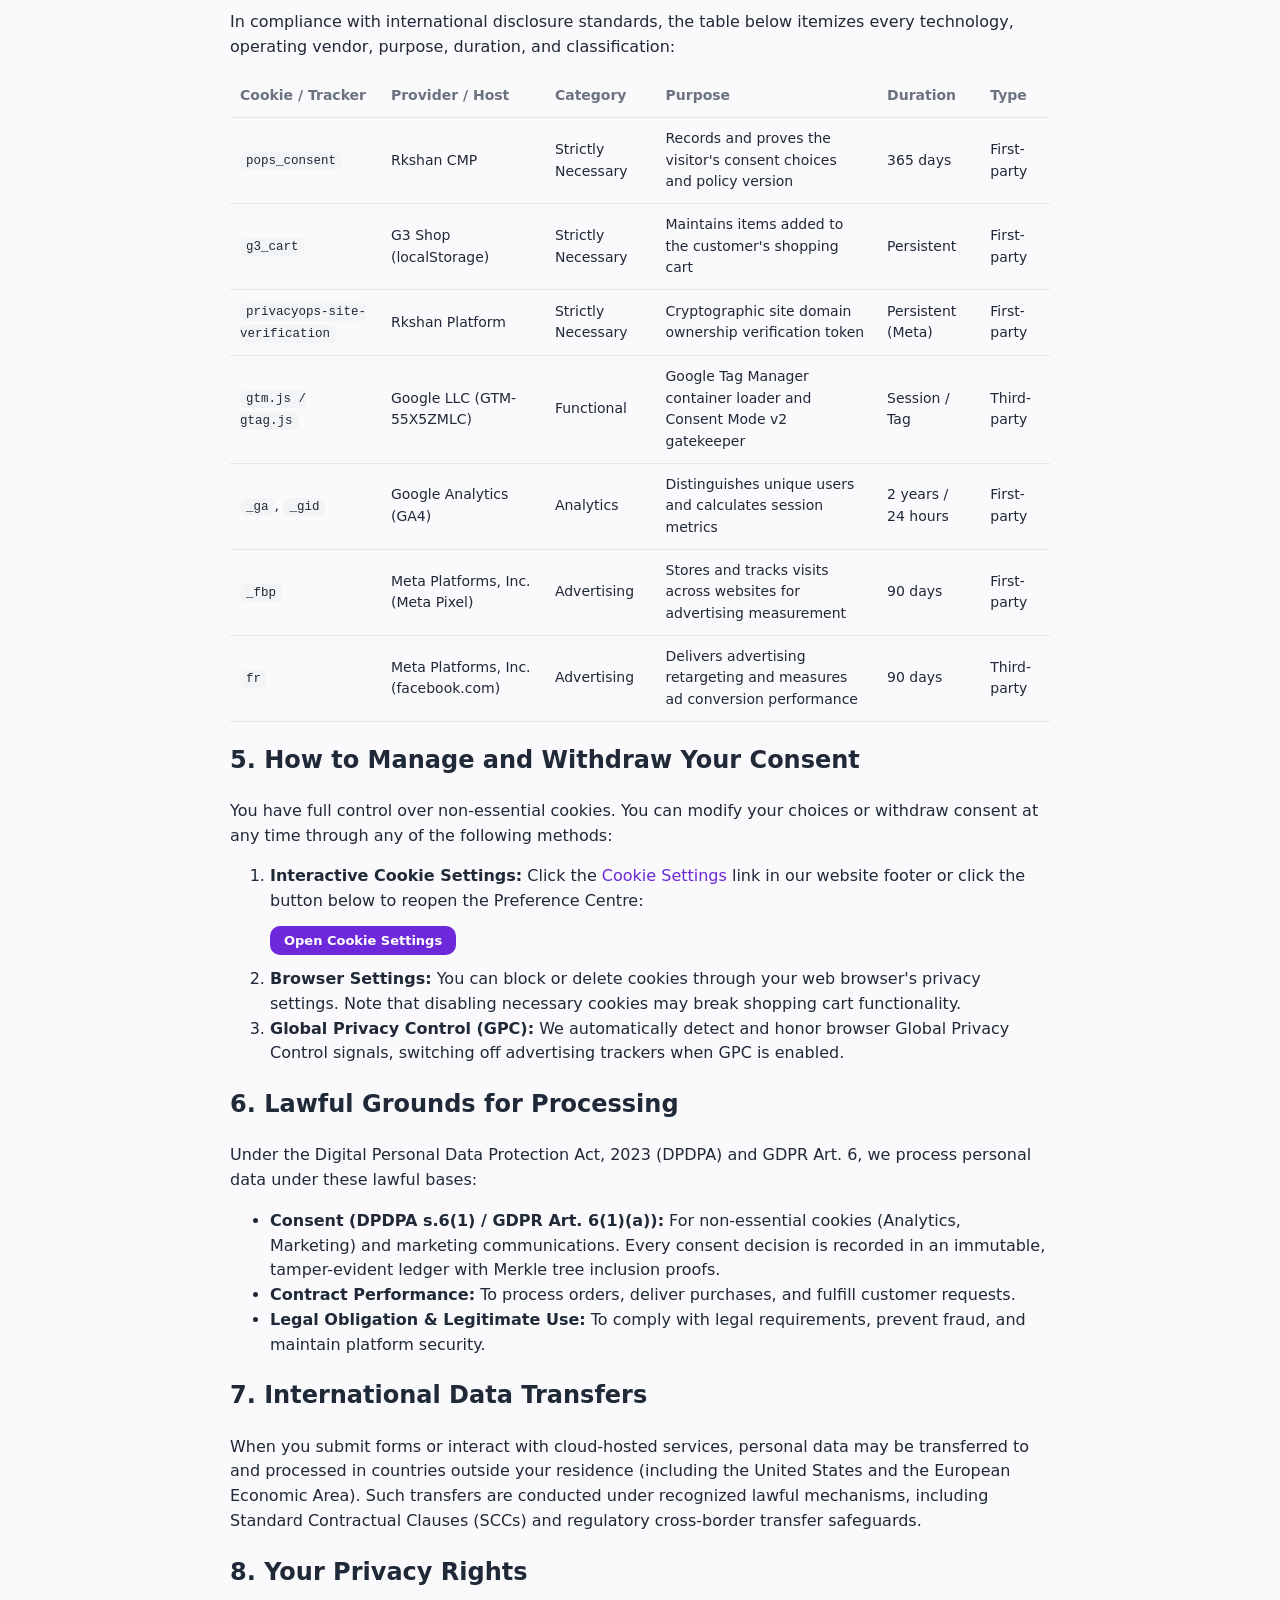
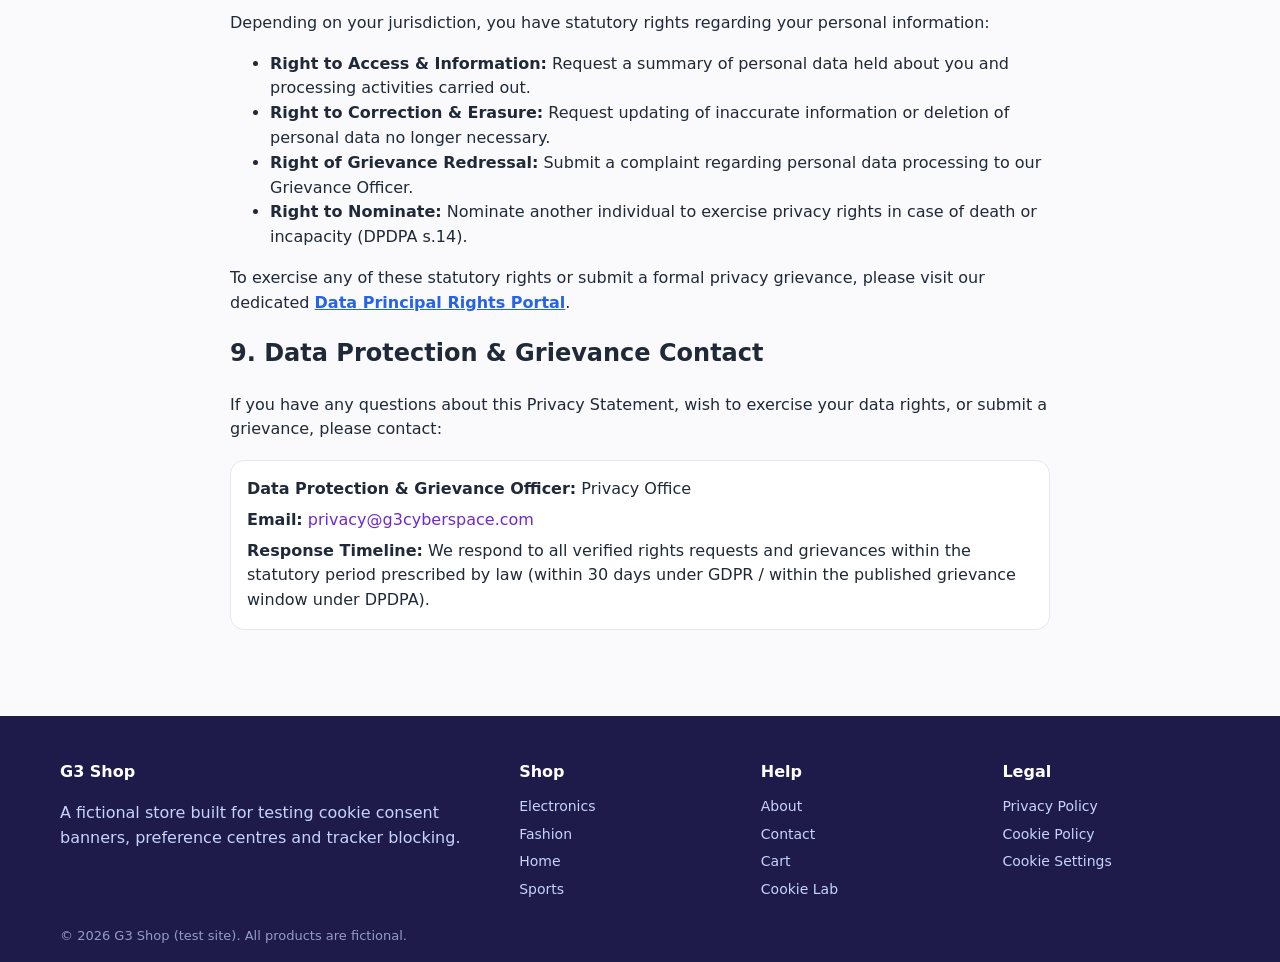
<file: privacy.html>
﻿<!DOCTYPE html>
<html lang="en">
<head>
<meta charset="UTF-8">
<meta name="viewport" content="width=device-width, initial-scale=1">
<title>Privacy & Cookie Policy | G3 Shop</title>
<meta name="description" content="G3 Shop Global Privacy Statement and Cookie Disclosure.">

<!-- Google Tag Manager (GTM-55X5ZMLC) -->
<script async src="https://www.googletagmanager.com/gtag/js?id=GTM-55X5ZMLC"></script>
<script>
  window.dataLayer = window.dataLayer || [];
  function gtag(){dataLayer.push(arguments);}
  gtag('js', new Date());
</script>
<!-- End Google Tag Manager -->

<!-- PrivacyOps ownership verification -->
<meta name="privacyops-site-verification" content="pops-I2jhdUJSOzx7aCJjQw-eIzUHwba5ka1s">

<link rel="canonical" href="https://shop-nine-tan.vercel.app/privacy.html">
<link rel="icon" type="image/svg+xml" href="img/favicon.svg">
<link rel="stylesheet" href="css/style.css">
</head>
<body data-page="privacy">
<div class="topbar">Free shipping on orders over $75 &bull; Demo store, no real purchases</div>
<header class="site"><div class="wrap bar">
<a class="brand" href="index.html"><i>G3</i> Shop</a>
<button class="burger" aria-label="Menu" onclick="document.body.classList.toggle('open')">&#9776;</button>
<nav class="nav"><a href="index.html">Home</a><a href="shop.html">Shop</a><a href="about.html">About</a><a href="contact.html">Contact</a><a href="data-principal-rights.html">Data Principal Rights</a><a href="cookie-test.html">Cookie Lab</a></nav>
<form class="search" id="hs"><input id="hq" placeholder="Search products..." aria-label="Search"></form>
<a class="cartlink" href="cart.html">Cart<span class="badge">0</span></a>
</div></header>

<main>
<div class="wrap page prose">
<h1>Global Privacy Statement & Cookie Policy</h1>
<p class="mu">Last updated: November 2026 &bull; Reference Model: Global Enterprise Compliance (DPDPA 2023 / GDPR / CCPA)</p>

<div class="box mt" style="background:#f0fdf4;border-color:#bbf7d0;padding:16px 20px;">
  <p style="margin:0;font-size:14.5px;color:#166534;">
    <strong>Your Choices at a Glance:</strong> You can manage or withdraw your cookie and tracker choices at any time using our interactive Preference Centre.
    <button type="button" class="btn sm opencs" style="margin-left:10px;padding:6px 14px;cursor:pointer;">Cookie Settings</button>
  </p>
</div>

<h2>1. Introduction & Scope</h2>
<p>
  G3 Shop ("we", "us", or "our") is committed to protecting your personal data and respecting your privacy.
  This Statement describes how we collect, process, use, store, and protect your personal information when you visit our website, submit inquiries through our contact forms, purchase products, or interact with our digital services.
</p>

<h2>2. Personal Data We Collect</h2>
<p>We collect personal information depending on your interaction with our store:</p>
<ul>
  <li><strong>Contact and Inquiry Data:</strong> Your name, email address, and message details when submitting inquiries through our Contact form or newsletter signup.</li>
  <li><strong>Transaction and Order Data:</strong> Items selected, cart details, shipping address, and order reference IDs to process and deliver purchases.</li>
  <li><strong>Device and Telemetry Data:</strong> IP address, browser type, operating system, device identifiers, and page browsing interactions gathered via tags and cookies, strictly subject to your consent.</li>
</ul>

<h2>3. Use of Cookies and Similar Tracking Technologies</h2>
<p>
  Like enterprise organizations worldwide, our website uses cookies, web beacons, and pixels to deliver essential functionality, measure performance, and (with your affirmative consent) deliver relevant marketing.
</p>
<p>We classify our cookies and trackers into four clear categories:</p>

<h3>A. Strictly Necessary (Always Active)</h3>
<p>
  These technologies are essential for the website to function securely and reliably. They maintain your shopping cart, protect against CSRF attacks, and remember your privacy choices. Under privacy laws, these cannot be switched off and do not require prior consent.
</p>

<h3>B. Functional Technologies</h3>
<p>
  These enable enhanced website features and personalization, such as remembering your selected currency, language preferences, or tag management infrastructure (Google Tag Manager).
</p>

<h3>C. Analytics and Performance</h3>
<p>
  These cookies allow us to count visits, analyze traffic sources, and understand how visitors move across pages, enabling us to measure and improve storefront performance. They remain blocked until you grant permission.
</p>

<h3>D. Advertising and Marketing Technologies</h3>
<p>
  These trackers (including the Meta Pixel) are used by us and our advertising partners to measure campaign effectiveness and show you relevant announcements on other platforms. They are strictly blocked until you explicitly grant consent.
</p>

<h2>4. Complete Cookie and Tracker Disclosure Table</h2>
<p>In compliance with international disclosure standards, the table below itemizes every technology, operating vendor, purpose, duration, and classification:</p>

<div style="overflow-x:auto;margin-top:16px;">
  <table>
    <thead>
      <tr>
        <th>Cookie / Tracker</th>
        <th>Provider / Host</th>
        <th>Category</th>
        <th>Purpose</th>
        <th>Duration</th>
        <th>Type</th>
      </tr>
    </thead>
    <tbody>
      <tr>
        <td><code>pops_consent</code></td>
        <td>Rkshan CMP</td>
        <td>Strictly Necessary</td>
        <td>Records and proves the visitor's consent choices and policy version</td>
        <td>365 days</td>
        <td>First-party</td>
      </tr>
      <tr>
        <td><code>g3_cart</code></td>
        <td>G3 Shop (localStorage)</td>
        <td>Strictly Necessary</td>
        <td>Maintains items added to the customer's shopping cart</td>
        <td>Persistent</td>
        <td>First-party</td>
      </tr>
      <tr>
        <td><code>privacyops-site-verification</code></td>
        <td>Rkshan Platform</td>
        <td>Strictly Necessary</td>
        <td>Cryptographic site domain ownership verification token</td>
        <td>Persistent (Meta)</td>
        <td>First-party</td>
      </tr>
      <tr>
        <td><code>gtm.js / gtag.js</code></td>
        <td>Google LLC (GTM-55X5ZMLC)</td>
        <td>Functional</td>
        <td>Google Tag Manager container loader and Consent Mode v2 gatekeeper</td>
        <td>Session / Tag</td>
        <td>Third-party</td>
      </tr>
      <tr>
        <td><code>_ga</code>, <code>_gid</code></td>
        <td>Google Analytics (GA4)</td>
        <td>Analytics</td>
        <td>Distinguishes unique users and calculates session metrics</td>
        <td>2 years / 24 hours</td>
        <td>First-party</td>
      </tr>
      <tr>
        <td><code>_fbp</code></td>
        <td>Meta Platforms, Inc. (Meta Pixel)</td>
        <td>Advertising</td>
        <td>Stores and tracks visits across websites for advertising measurement</td>
        <td>90 days</td>
        <td>First-party</td>
      </tr>
      <tr>
        <td><code>fr</code></td>
        <td>Meta Platforms, Inc. (facebook.com)</td>
        <td>Advertising</td>
        <td>Delivers advertising retargeting and measures ad conversion performance</td>
        <td>90 days</td>
        <td>Third-party</td>
      </tr>
    </tbody>
  </table>
</div>

<h2>5. How to Manage and Withdraw Your Consent</h2>
<p>
  You have full control over non-essential cookies. You can modify your choices or withdraw consent at any time through any of the following methods:
</p>
<ol>
  <li><strong>Interactive Cookie Settings:</strong> Click the <a href="#" class="opencs">Cookie Settings</a> link in our website footer or click the button below to reopen the Preference Centre:
    <div style="margin:12px 0;">
      <button type="button" class="btn sm opencs">Open Cookie Settings</button>
    </div>
  </li>
  <li><strong>Browser Settings:</strong> You can block or delete cookies through your web browser's privacy settings. Note that disabling necessary cookies may break shopping cart functionality.</li>
  <li><strong>Global Privacy Control (GPC):</strong> We automatically detect and honor browser Global Privacy Control signals, switching off advertising trackers when GPC is enabled.</li>
</ol>

<h2>6. Lawful Grounds for Processing</h2>
<p>Under the Digital Personal Data Protection Act, 2023 (DPDPA) and GDPR Art. 6, we process personal data under these lawful bases:</p>
<ul>
  <li><strong>Consent (DPDPA s.6(1) / GDPR Art. 6(1)(a)):</strong> For non-essential cookies (Analytics, Marketing) and marketing communications. Every consent decision is recorded in an immutable, tamper-evident ledger with Merkle tree inclusion proofs.</li>
  <li><strong>Contract Performance:</strong> To process orders, deliver purchases, and fulfill customer requests.</li>
  <li><strong>Legal Obligation & Legitimate Use:</strong> To comply with legal requirements, prevent fraud, and maintain platform security.</li>
</ul>

<h2>7. International Data Transfers</h2>
<p>
  When you submit forms or interact with cloud-hosted services, personal data may be transferred to and processed in countries outside your residence (including the United States and the European Economic Area).
  Such transfers are conducted under recognized lawful mechanisms, including Standard Contractual Clauses (SCCs) and regulatory cross-border transfer safeguards.
</p>

<h2>8. Your Privacy Rights</h2>
<p>Depending on your jurisdiction, you have statutory rights regarding your personal information:</p>
<ul>
  <li><strong>Right to Access & Information:</strong> Request a summary of personal data held about you and processing activities carried out.</li>
  <li><strong>Right to Correction & Erasure:</strong> Request updating of inaccurate information or deletion of personal data no longer necessary.</li>
  <li><strong>Right of Grievance Redressal:</strong> Submit a complaint regarding personal data processing to our Grievance Officer.</li>
  <li><strong>Right to Nominate:</strong> Nominate another individual to exercise privacy rights in case of death or incapacity (DPDPA s.14).</li>
</ul>
<p style="margin-top: 14px;">
  To exercise any of these statutory rights or submit a formal privacy grievance, please visit our dedicated <a href="data-principal-rights.html" style="color: #2563eb; font-weight: 600; text-decoration: underline;">Data Principal Rights Portal</a>.
</p>

<h2>9. Data Protection & Grievance Contact</h2>
<p>If you have any questions about this Privacy Statement, wish to exercise your data rights, or submit a grievance, please contact:</p>
<div class="box mt" style="padding:16px;">
  <p style="margin:0 0 6px;"><strong>Data Protection & Grievance Officer:</strong> Privacy Office</p>
  <p style="margin:0 0 6px;"><strong>Email:</strong> <a href="mailto:privacy@g3cyberspace.com">privacy@g3cyberspace.com</a></p>
  <p style="margin:0;"><strong>Response Timeline:</strong> We respond to all verified rights requests and grievances within the statutory period prescribed by law (within 30 days under GDPR / within the published grievance window under DPDPA).</p>
</div>

</div>
</main>

<footer class="site"><div class="wrap">
<div class="fg">
<div><h4>G3 Shop</h4><p>A fictional store built for testing cookie consent banners, preference centres and tracker blocking.</p></div>
<div><h4>Shop</h4><a href="shop.html?cat=Electronics">Electronics</a><a href="shop.html?cat=Fashion">Fashion</a><a href="shop.html?cat=Home">Home</a><a href="shop.html?cat=Sports">Sports</a></div>
<div><h4>Help</h4><a href="about.html">About</a><a href="contact.html">Contact</a><a href="cart.html">Cart</a><a href="cookie-test.html">Cookie Lab</a></div>
<div><h4>Legal</h4><a href="privacy.html">Privacy Policy</a><a href="cookie-policy.html">Cookie Policy</a><a href="#" class="opencs">Cookie Settings</a></div>
</div><div class="cp">&copy; 2026 G3 Shop (test site). All products are fictional.</div></div></footer>
<div id="toast"></div>
<script src="js/app.js"></script>
</body>
</html>
</file>
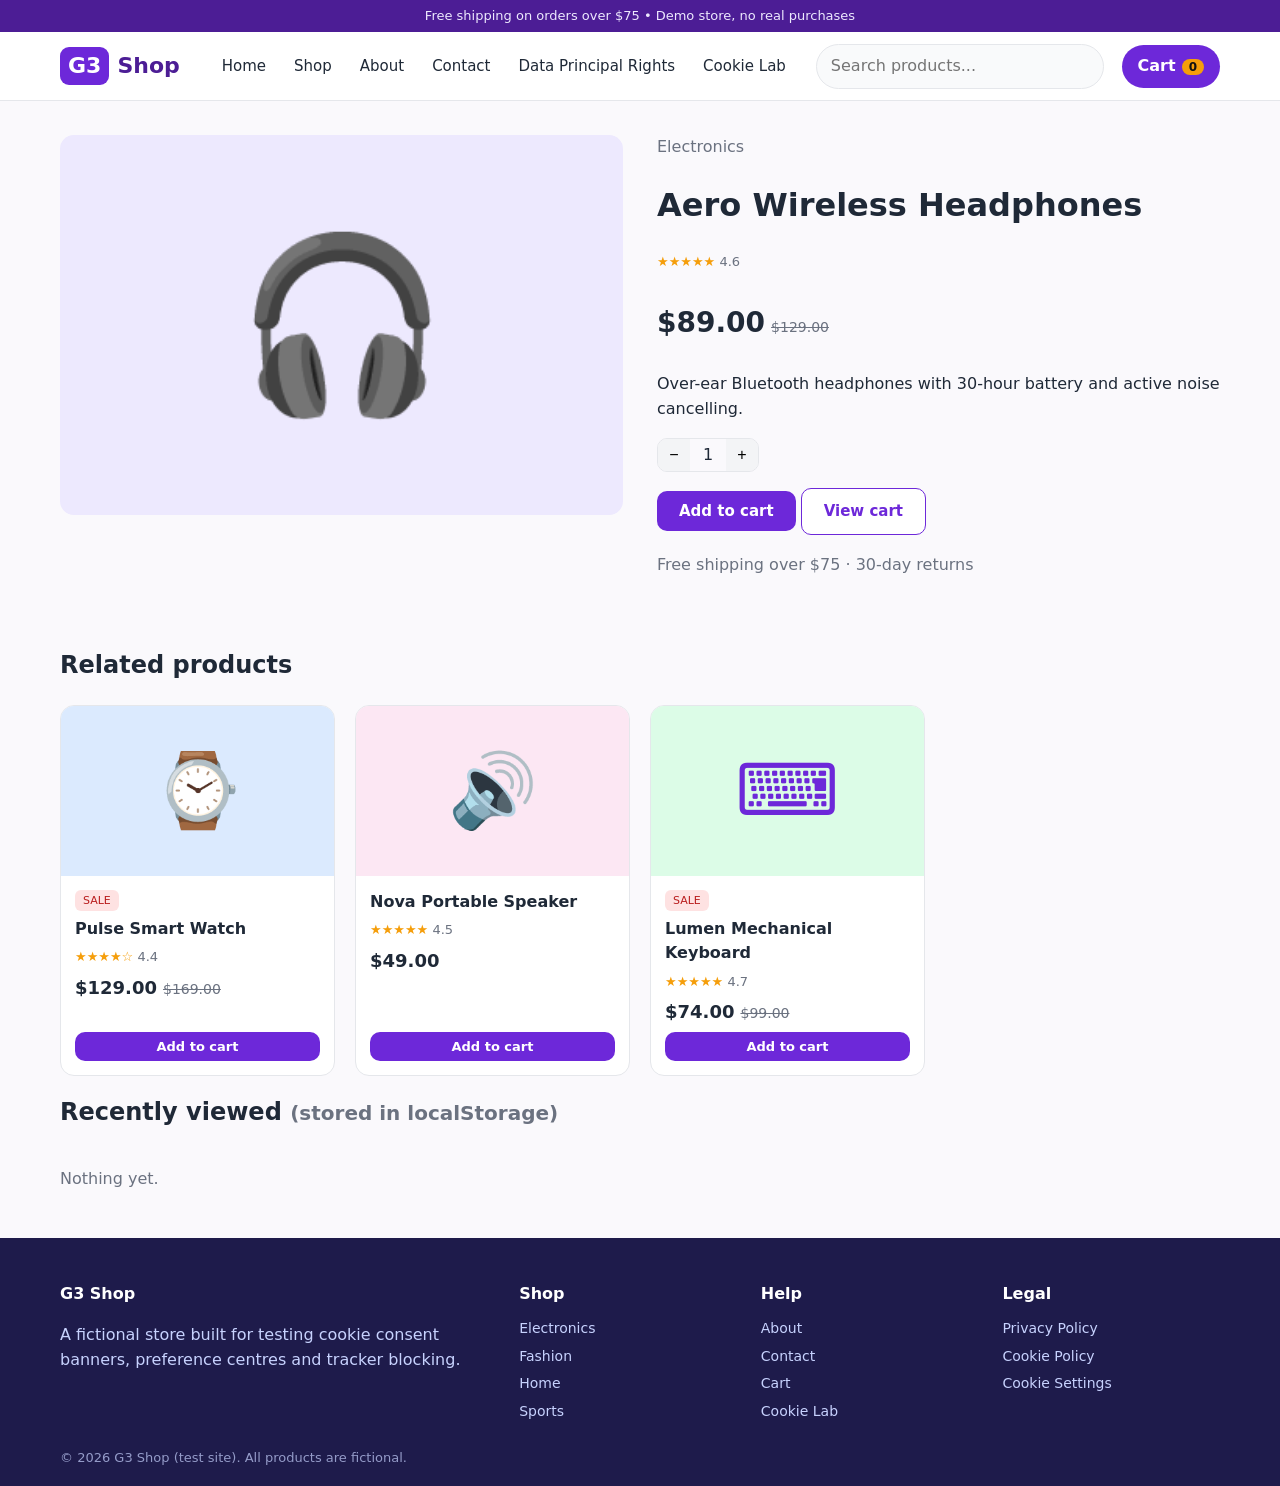
<file: product.html>
﻿<!DOCTYPE html>
<html lang="en">
<head>
<meta charset="UTF-8">
<meta name="viewport" content="width=device-width, initial-scale=1">
<title>Product | G3 Shop</title>
<meta name="description" content="G3 Shop - demo ecommerce store for testing cookie consent management.">
<!-- OWNERSHIP VERIFICATION (method 1: HTML meta tag) -->
<meta name="privacyops-site-verification" content="pops-I2jhdUJSOzx7aCJjQw-eIzUHwba5ka1s">
<link rel="canonical" href="https://g3cyberspace.com/product.html">
<link rel="icon" type="image/svg+xml" href="img/favicon.svg">
<link rel="stylesheet" href="css/style.css">
<!-- ===== PASTE YOUR CONSENT MANAGEMENT (CMP) SCRIPT HERE, as the FIRST script ===== -->
<!-- <script src="https://YOUR-CMP-URL/banner.js" data-site-id="..."></script> -->
<!-- ===== END CMP SCRIPT ===== -->
</head>
<body data-page="product">
<div class="topbar">Free shipping on orders over $75 &bull; Demo store, no real purchases</div>
<header class="site"><div class="wrap bar">
<a class="brand" href="index.html"><i>G3</i> Shop</a>
<button class="burger" aria-label="Menu" onclick="document.body.classList.toggle('open')">&#9776;</button>
<nav class="nav"><a href="index.html">Home</a><a href="shop.html">Shop</a><a href="about.html">About</a><a href="contact.html">Contact</a><a href="data-principal-rights.html">Data Principal Rights</a><a href="cookie-test.html">Cookie Lab</a></nav>
<form class="search" id="hs"><input id="hq" placeholder="Search products..." aria-label="Search"></form>
<a class="cartlink" href="cart.html">Cart<span class="badge">0</span></a>
</div></header>
<main>
<div class="wrap"><div class="pd" id="pd"></div>
<h2>Related products</h2><div class="grid" id="rel"></div>
<h2 class="mt">Recently viewed <small class="mu">(stored in localStorage)</small></h2><div class="grid" id="rec"></div></div>
</main>
<footer class="site"><div class="wrap">
<div class="fg">
<div><h4>G3 Shop</h4><p>A fictional store built for testing cookie consent banners, preference centres and tracker blocking.</p></div>
<div><h4>Shop</h4><a href="shop.html?cat=Electronics">Electronics</a><a href="shop.html?cat=Fashion">Fashion</a><a href="shop.html?cat=Home">Home</a><a href="shop.html?cat=Sports">Sports</a></div>
<div><h4>Help</h4><a href="about.html">About</a><a href="contact.html">Contact</a><a href="cart.html">Cart</a><a href="cookie-test.html">Cookie Lab</a></div>
<div><h4>Legal</h4><a href="privacy.html">Privacy Policy</a><a href="cookie-policy.html">Cookie Policy</a><a href="#" class="opencs">Cookie Settings</a></div>
</div><div class="cp">&copy; 2026 G3 Shop (test site). All products are fictional.</div></div></footer>
<div id="toast"></div>
<script src="js/data.js"></script>
<script src="js/app.js"></script>
</body>
</html>
</file>
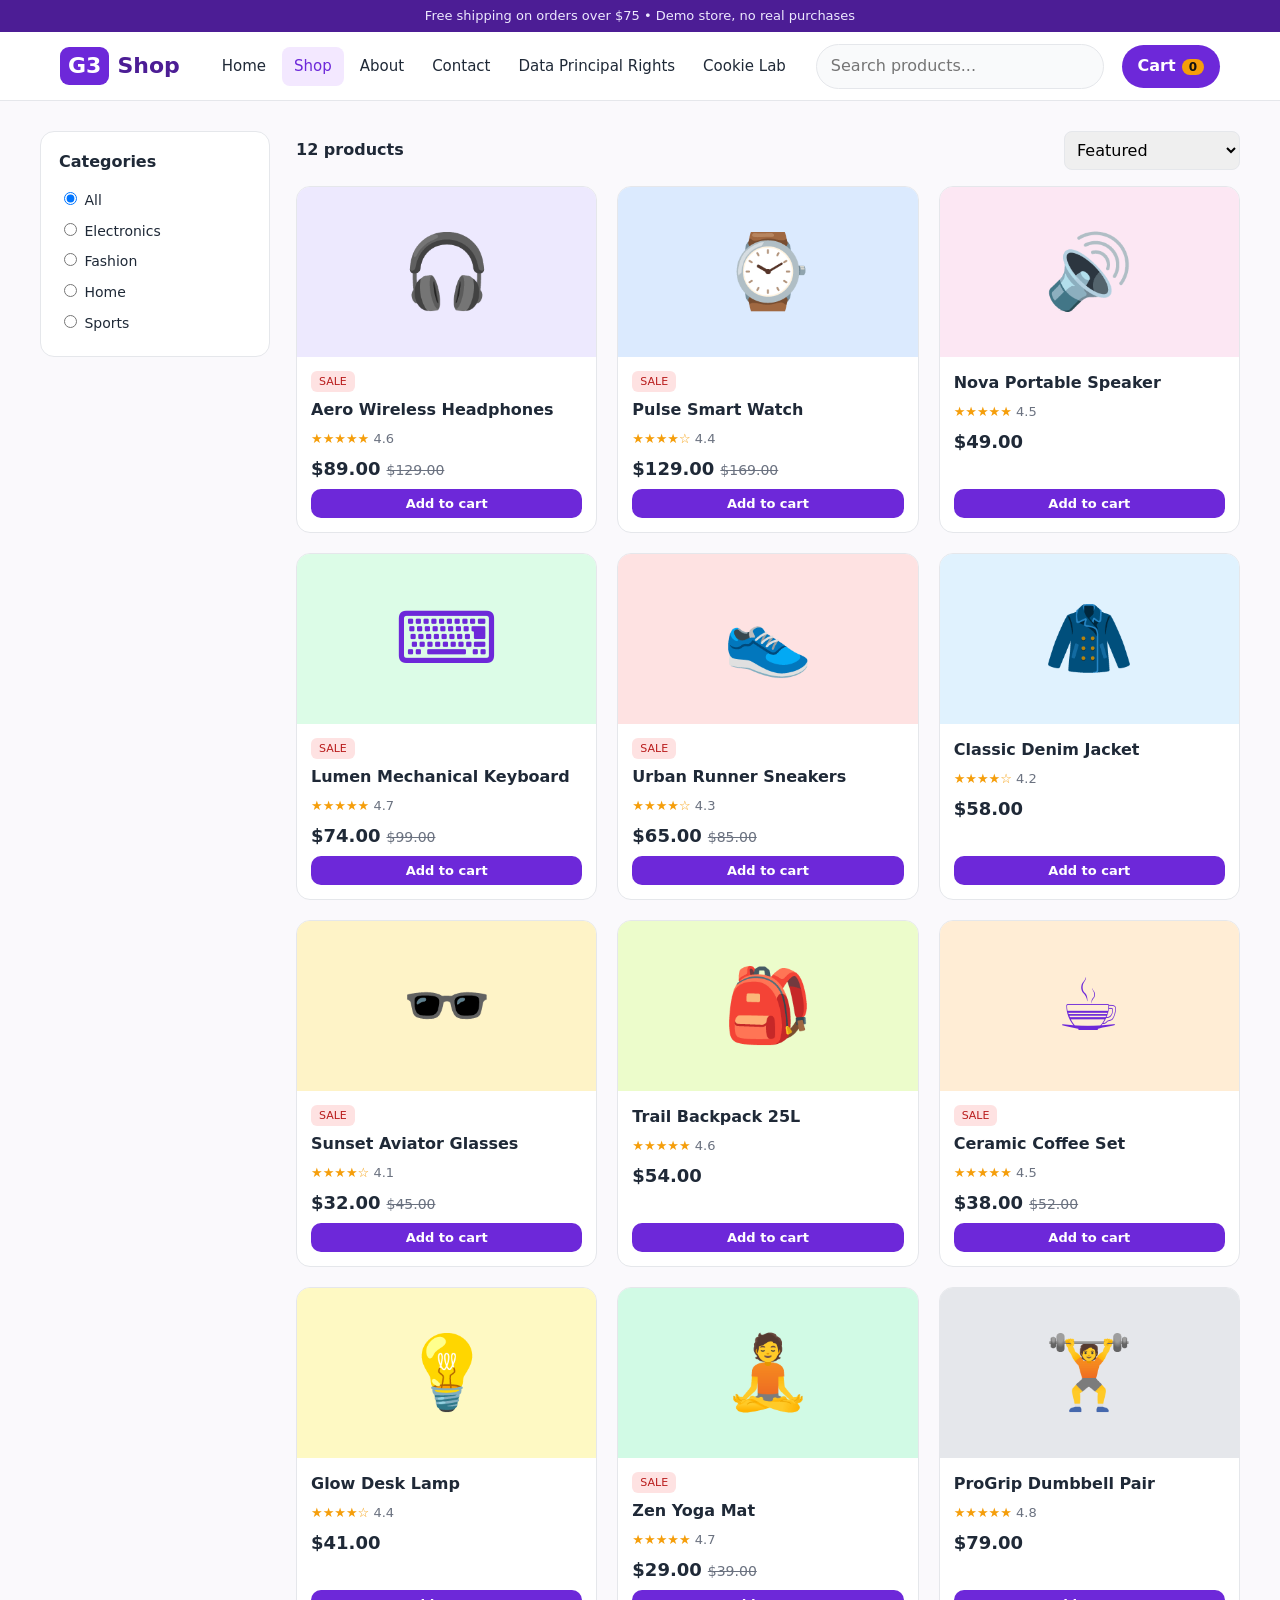
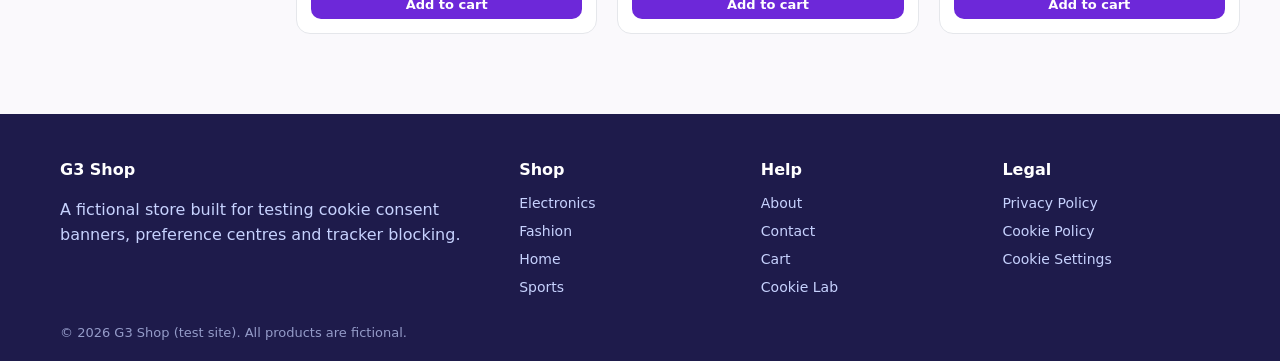
<file: shop.html>
﻿<!DOCTYPE html>
<html lang="en">
<head>
<meta charset="UTF-8">
<meta name="viewport" content="width=device-width, initial-scale=1">
<title>Shop | G3 Shop</title>
<meta name="description" content="G3 Shop - demo ecommerce store for testing cookie consent management.">
<!-- OWNERSHIP VERIFICATION (method 1: HTML meta tag) -->
<meta name="privacyops-site-verification" content="pops-I2jhdUJSOzx7aCJjQw-eIzUHwba5ka1s">
<link rel="canonical" href="https://g3cyberspace.com/shop.html">
<link rel="icon" type="image/svg+xml" href="img/favicon.svg">
<link rel="stylesheet" href="css/style.css">
<!-- ===== PASTE YOUR CONSENT MANAGEMENT (CMP) SCRIPT HERE, as the FIRST script ===== -->
<!-- <script src="https://YOUR-CMP-URL/banner.js" data-site-id="..."></script> -->
<!-- ===== END CMP SCRIPT ===== -->
</head>
<body data-page="shop">
<div class="topbar">Free shipping on orders over $75 &bull; Demo store, no real purchases</div>
<header class="site"><div class="wrap bar">
<a class="brand" href="index.html"><i>G3</i> Shop</a>
<button class="burger" aria-label="Menu" onclick="document.body.classList.toggle('open')">&#9776;</button>
<nav class="nav"><a href="index.html">Home</a><a href="shop.html" class="on">Shop</a><a href="about.html">About</a><a href="contact.html">Contact</a><a href="data-principal-rights.html">Data Principal Rights</a><a href="cookie-test.html">Cookie Lab</a></nav>
<form class="search" id="hs"><input id="hq" placeholder="Search products..." aria-label="Search"></form>
<a class="cartlink" href="cart.html">Cart<span class="badge">0</span></a>
</div></header>
<main>
<div class="wrap shop"><aside class="side"><h4>Categories</h4><div id="fcats"></div></aside>
<div><div class="tools"><b id="count"></b><select id="sort"><option value="">Featured</option><option value="lo">Price: low to high</option><option value="hi">Price: high to low</option><option value="rt">Top rated</option></select></div><div class="grid" id="list" style="grid-template-columns:repeat(3,1fr)"></div></div></div>
</main>
<footer class="site"><div class="wrap">
<div class="fg">
<div><h4>G3 Shop</h4><p>A fictional store built for testing cookie consent banners, preference centres and tracker blocking.</p></div>
<div><h4>Shop</h4><a href="shop.html?cat=Electronics">Electronics</a><a href="shop.html?cat=Fashion">Fashion</a><a href="shop.html?cat=Home">Home</a><a href="shop.html?cat=Sports">Sports</a></div>
<div><h4>Help</h4><a href="about.html">About</a><a href="contact.html">Contact</a><a href="cart.html">Cart</a><a href="cookie-test.html">Cookie Lab</a></div>
<div><h4>Legal</h4><a href="privacy.html">Privacy Policy</a><a href="cookie-policy.html">Cookie Policy</a><a href="#" class="opencs">Cookie Settings</a></div>
</div><div class="cp">&copy; 2026 G3 Shop (test site). All products are fictional.</div></div></footer>
<div id="toast"></div>
<script src="js/data.js"></script>
<script src="js/app.js"></script>
</body>
</html>
</file>
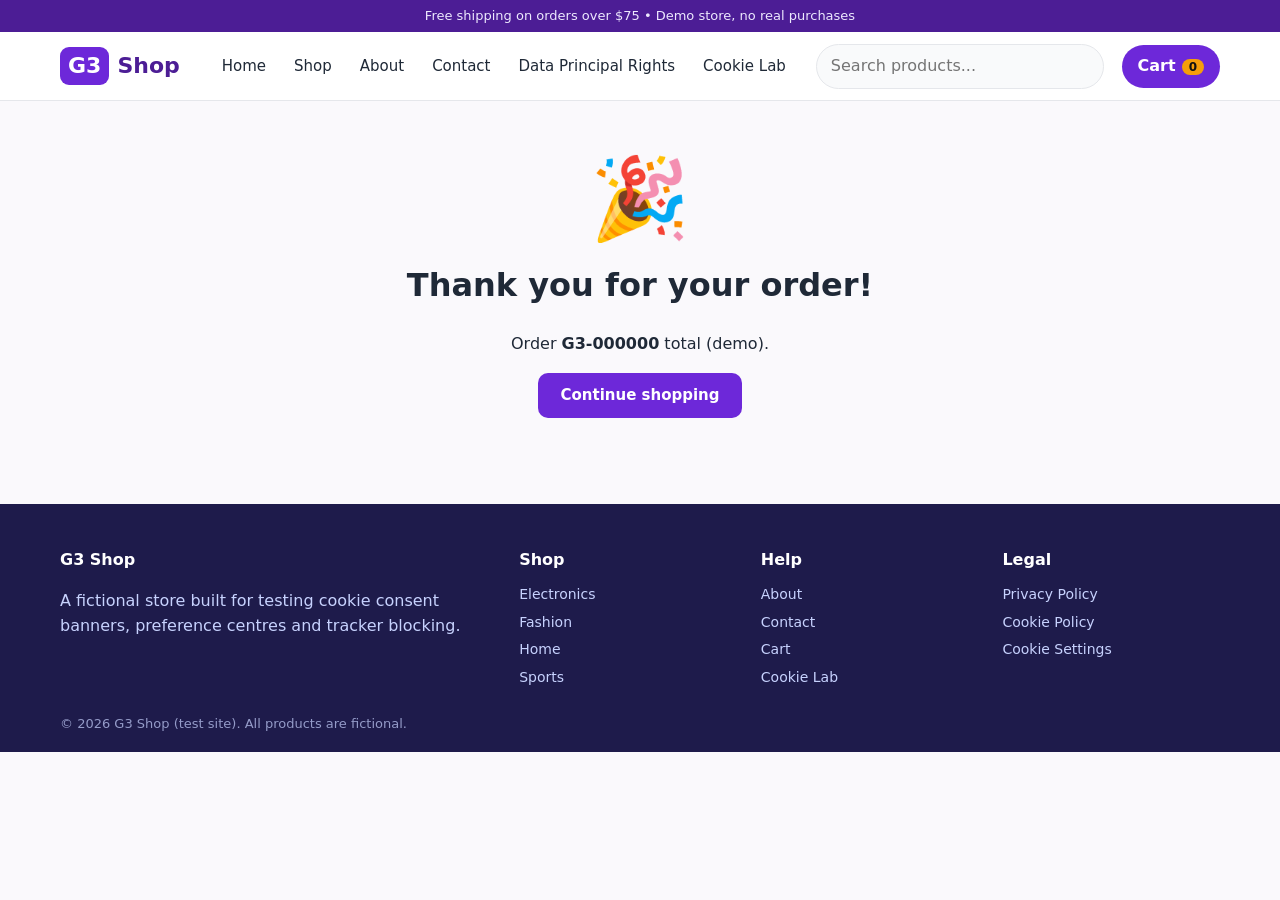
<file: thank-you.html>
﻿<!DOCTYPE html>
<html lang="en">
<head>
<meta charset="UTF-8">
<meta name="viewport" content="width=device-width, initial-scale=1">
<title>Thank you | G3 Shop</title>
<meta name="description" content="G3 Shop - demo ecommerce store for testing cookie consent management.">
<!-- OWNERSHIP VERIFICATION (method 1: HTML meta tag) -->
<meta name="privacyops-site-verification" content="pops-I2jhdUJSOzx7aCJjQw-eIzUHwba5ka1s">
<link rel="canonical" href="https://g3cyberspace.com/thank-you.html">
<link rel="icon" type="image/svg+xml" href="img/favicon.svg">
<link rel="stylesheet" href="css/style.css">
<!-- ===== PASTE YOUR CONSENT MANAGEMENT (CMP) SCRIPT HERE, as the FIRST script ===== -->
<!-- <script src="https://YOUR-CMP-URL/banner.js" data-site-id="..."></script> -->
<!-- ===== END CMP SCRIPT ===== -->
</head>
<body data-page="thanks">
<div class="topbar">Free shipping on orders over $75 &bull; Demo store, no real purchases</div>
<header class="site"><div class="wrap bar">
<a class="brand" href="index.html"><i>G3</i> Shop</a>
<button class="burger" aria-label="Menu" onclick="document.body.classList.toggle('open')">&#9776;</button>
<nav class="nav"><a href="index.html">Home</a><a href="shop.html">Shop</a><a href="about.html">About</a><a href="contact.html">Contact</a><a href="data-principal-rights.html">Data Principal Rights</a><a href="cookie-test.html">Cookie Lab</a></nav>
<form class="search" id="hs"><input id="hq" placeholder="Search products..." aria-label="Search"></form>
<a class="cartlink" href="cart.html">Cart<span class="badge">0</span></a>
</div></header>
<main>
<div class="wrap page" style="text-align:center"><div style="font-size:80px">🎉</div><h1>Thank you for your order!</h1><p>Order <b id="oid"></b> total <b id="ot"></b> (demo).</p><a class="btn" href="shop.html">Continue shopping</a></div>
</main>
<footer class="site"><div class="wrap">
<div class="fg">
<div><h4>G3 Shop</h4><p>A fictional store built for testing cookie consent banners, preference centres and tracker blocking.</p></div>
<div><h4>Shop</h4><a href="shop.html?cat=Electronics">Electronics</a><a href="shop.html?cat=Fashion">Fashion</a><a href="shop.html?cat=Home">Home</a><a href="shop.html?cat=Sports">Sports</a></div>
<div><h4>Help</h4><a href="about.html">About</a><a href="contact.html">Contact</a><a href="cart.html">Cart</a><a href="cookie-test.html">Cookie Lab</a></div>
<div><h4>Legal</h4><a href="privacy.html">Privacy Policy</a><a href="cookie-policy.html">Cookie Policy</a><a href="#" class="opencs">Cookie Settings</a></div>
</div><div class="cp">&copy; 2026 G3 Shop (test site). All products are fictional.</div></div></footer>
<div id="toast"></div>
<script src="js/data.js"></script>
<script src="js/app.js"></script>
</body>
</html>
</file>
<file: css/style.css>
:root{--p:#6d28d9;--p2:#4c1d95;--ac:#f59e0b;--bg:#faf9fc;--card:#fff;--tx:#1f2937;--mu:#6b7280;--ln:#e5e7eb;--ok:#059669;--r:14px}
*{box-sizing:border-box}body{margin:0;font-family:Inter,system-ui,Segoe UI,Roboto,Arial,sans-serif;background:var(--bg);color:var(--tx);line-height:1.55}
a{color:var(--p);text-decoration:none}a:hover{text-decoration:underline}img{max-width:100%}
.wrap{max-width:1200px;margin:0 auto;padding:0 20px}
.topbar{background:var(--p2);color:#ede9fe;font-size:13px;text-align:center;padding:6px 10px}
header.site{background:#fff;border-bottom:1px solid var(--ln);position:sticky;top:0;z-index:40}
.bar{display:flex;align-items:center;gap:18px;height:68px}
.brand{font-weight:800;font-size:22px;color:var(--p2);display:flex;gap:8px;align-items:center}.brand:hover{text-decoration:none}
.brand i{font-style:normal;background:var(--p);color:#fff;border-radius:9px;padding:2px 8px}
.nav{display:flex;gap:4px;margin-left:12px}.nav a{color:var(--tx);padding:8px 12px;border-radius:8px;font-size:15px}.nav a:hover,.nav a.on{background:#f3e8ff;color:var(--p);text-decoration:none}
.search{flex:1;max-width:340px;margin-left:auto}.search input{width:100%;padding:9px 14px;border:1px solid var(--ln);border-radius:99px;font:inherit;background:#f9fafb}
.cartlink{position:relative;background:var(--p);color:#fff;padding:9px 16px;border-radius:99px;font-weight:600}.cartlink:hover{text-decoration:none;background:var(--p2)}
.badge{background:var(--ac);color:#111;border-radius:99px;font-size:12px;padding:1px 7px;margin-left:6px}
.burger{display:none;border:1px solid var(--ln);background:#fff;border-radius:8px;font-size:20px;padding:4px 10px}
.hero{background:linear-gradient(120deg,#4c1d95,#7c3aed 55%,#ec4899);color:#fff;padding:70px 0}
.hero .wrap{display:grid;grid-template-columns:1.2fr 1fr;gap:30px;align-items:center}
.hero h1{font-size:clamp(32px,5vw,54px);line-height:1.1;margin:0 0 14px}.hero p{font-size:18px;opacity:.9;max-width:520px}
.hero .art{font-size:140px;text-align:center;filter:drop-shadow(0 20px 30px rgba(0,0,0,.3))}
.btn{display:inline-block;border:0;cursor:pointer;background:var(--p);color:#fff;padding:11px 22px;border-radius:10px;font-weight:600;font-size:15px;font-family:inherit}
.btn:hover{background:var(--p2);text-decoration:none}.btn.alt{background:var(--ac);color:#111}.btn.out{background:#fff;color:var(--p);border:1px solid var(--p)}.btn.sm{padding:7px 14px;font-size:13px}.btn.block{display:block;width:100%;text-align:center}
section.blk{padding:44px 0}.blk h2{margin:0 0 20px;font-size:26px}
.cats{display:grid;grid-template-columns:repeat(4,1fr);gap:16px}
.cat{background:#fff;border:1px solid var(--ln);border-radius:var(--r);padding:22px;text-align:center;color:var(--tx)}.cat:hover{box-shadow:0 8px 24px rgba(109,40,217,.12);text-decoration:none}.cat b{display:block;font-size:34px}
.grid{display:grid;grid-template-columns:repeat(4,1fr);gap:20px}
.pc{background:var(--card);border:1px solid var(--ln);border-radius:var(--r);overflow:hidden;display:flex;flex-direction:column;transition:.2s}
.pc:hover{transform:translateY(-3px);box-shadow:0 12px 28px rgba(0,0,0,.08)}
.pimg{height:170px;display:flex;align-items:center;justify-content:center;font-size:72px}
.pb{padding:14px;display:flex;flex-direction:column;gap:6px;flex:1}.pb h3{font-size:16px;margin:0}.pb h3 a{color:var(--tx)}
.stars{color:var(--ac);font-size:13px}.price{font-weight:700;font-size:18px}.price s{color:var(--mu);font-weight:400;font-size:14px;margin-left:6px}
.pb .btn{margin-top:auto}.tag{font-size:11px;background:#fee2e2;color:#b91c1c;border-radius:6px;padding:2px 8px;width:max-content}
.perks{display:grid;grid-template-columns:repeat(4,1fr);gap:16px;background:#fff;border:1px solid var(--ln);border-radius:var(--r);padding:22px}.perks div{text-align:center;font-size:14px}.perks b{display:block;font-size:26px}
.news{background:#f3e8ff;border-radius:var(--r);padding:34px;text-align:center}.news form{display:flex;gap:8px;justify-content:center;margin-top:12px}.news input{padding:11px 14px;border:1px solid var(--ln);border-radius:10px;min-width:260px;font:inherit}
.shop{display:grid;grid-template-columns:230px 1fr;gap:26px;padding:30px 0 50px}
.side{background:#fff;border:1px solid var(--ln);border-radius:var(--r);padding:18px;height:max-content}.side h4{margin:0 0 10px}.side label{display:block;padding:4px 0;font-size:14px;cursor:pointer}
.tools{display:flex;justify-content:space-between;align-items:center;margin-bottom:16px}.tools select{padding:8px;border-radius:8px;border:1px solid var(--ln);font:inherit}
.pd{display:grid;grid-template-columns:1fr 1fr;gap:34px;padding:34px 0}.pd .big{height:380px;border-radius:var(--r);display:flex;align-items:center;justify-content:center;font-size:170px}
.qty{display:inline-flex;border:1px solid var(--ln);border-radius:10px;overflow:hidden}.qty button{border:0;background:#f3f4f6;width:32px;cursor:pointer;font-size:16px}.qty span{width:36px;text-align:center;line-height:32px}
.cartgrid{display:grid;grid-template-columns:1.6fr 1fr;gap:24px;padding:30px 0 50px;align-items:start}
.box{background:#fff;border:1px solid var(--ln);border-radius:var(--r);padding:20px}
.ci{display:grid;grid-template-columns:70px 1fr auto auto;gap:14px;align-items:center;padding:12px 0;border-bottom:1px solid var(--ln)}.ci .t{font-size:38px;text-align:center;border-radius:10px;height:64px;line-height:64px}
.row{display:flex;justify-content:space-between;padding:6px 0}.row.tot{font-weight:800;font-size:19px;border-top:1px solid var(--ln);margin-top:8px;padding-top:12px}
.form label{display:block;font-size:13px;color:var(--mu);margin-bottom:12px}.form input,.form select,.form textarea{width:100%;margin-top:4px;padding:10px 12px;border:1px solid var(--ln);border-radius:10px;font:inherit}
.f2{display:grid;grid-template-columns:1fr 1fr;gap:12px}.chk{display:flex!important;gap:8px;align-items:center}.chk input{width:auto!important;margin:0!important}
.page{padding:36px 0 56px}.page h1{margin-top:0}.prose{max-width:820px}
table{width:100%;border-collapse:collapse;font-size:14px}th,td{text-align:left;padding:10px;border-bottom:1px solid var(--ln)}th{color:var(--mu)}
pre{background:#111827;color:#a7f3d0;border-radius:10px;padding:12px;font-size:12px;overflow:auto;max-height:240px;white-space:pre-wrap;word-break:break-all}
code{background:#f3f4f6;padding:2px 6px;border-radius:6px;font-size:12.5px}.mu{color:var(--mu)}.ok{color:var(--ok);font-weight:700}.g2{display:grid;grid-template-columns:1fr 1fr;gap:16px}.mt{margin-top:18px}
.embed{width:100%;height:230px;border:1px solid var(--ln);border-radius:12px;margin-top:10px}
footer.site{background:#1e1b4b;color:#c7d2fe;padding:44px 0 18px;margin-top:30px}.fg{display:grid;grid-template-columns:2fr 1fr 1fr 1fr;gap:24px}
footer.site a{display:block;color:#c7d2fe;padding:3px 0;font-size:14px}footer.site h4{color:#fff;margin:0 0 8px}.cp{margin-top:22px;font-size:13px;opacity:.7}
#toast{position:fixed;right:20px;bottom:20px;background:#111827;color:#fff;padding:12px 18px;border-radius:10px;opacity:0;transform:translateY(10px);transition:.25s;z-index:99;pointer-events:none}#toast.on{opacity:1;transform:none}
@media(max-width:900px){.grid,.cats,.perks{grid-template-columns:repeat(2,1fr)}.hero .wrap,.shop,.pd,.cartgrid,.g2{grid-template-columns:1fr}.fg{grid-template-columns:1fr 1fr}.burger{display:block}
.nav{display:none;position:absolute;top:68px;left:0;right:0;background:#fff;flex-direction:column;padding:10px;border-bottom:1px solid var(--ln);margin:0}.open .nav{display:flex}.search{display:none}.hero .art{font-size:90px}}

/* Rkshan Privacy Consent Block Styling */
.form .rk-consent {
  border: 1px solid #e2e8f0 !important;
  border-radius: 8px !important;
  padding: 14px 16px !important;
  margin: 16px 0 !important;
  background: #f8fafc !important;
}
.form .rk-consent legend {
  font-weight: 600 !important;
  font-size: 14px !important;
  color: #0f172a !important;
  padding: 0 6px !important;
}
.form .rk-consent p.rk-notice {
  font-size: 13.5px !important;
  color: #475569 !important;
  margin: 0 0 12px 0 !important;
  line-height: 1.5 !important;
}
.form .rk-consent p.rk-notice a {
  color: var(--p) !important;
  font-weight: 600 !important;
  text-decoration: underline !important;
}
.form .rk-purpose {
  display: flex !important;
  align-items: flex-start !important;
  gap: 10px !important;
  margin: 8px 0 !important;
}
.form .rk-purpose input[type="checkbox"] {
  width: 18px !important;
  min-width: 18px !important;
  max-width: 18px !important;
  height: 18px !important;
  margin: 2px 0 0 0 !important;
  padding: 0 !important;
  flex-shrink: 0 !important;
  cursor: pointer !important;
  accent-color: var(--p) !important;
}
.form .rk-purpose label {
  display: block !important;
  width: auto !important;
  margin: 0 !important;
  font-size: 14px !important;
  color: #1f2937 !important;
  line-height: 1.4 !important;
  cursor: pointer !important;
}
.form .rk-desc {
  display: block !important;
  font-size: 12.5px !important;
  color: #64748b !important;
  margin-top: 2px !important;
  font-weight: normal !important;
}
.form .rk-req {
  font-size: 12px !important;
  color: #94a3b8 !important;
  font-weight: 500 !important;
  margin-left: 4px !important;
}
</file>
